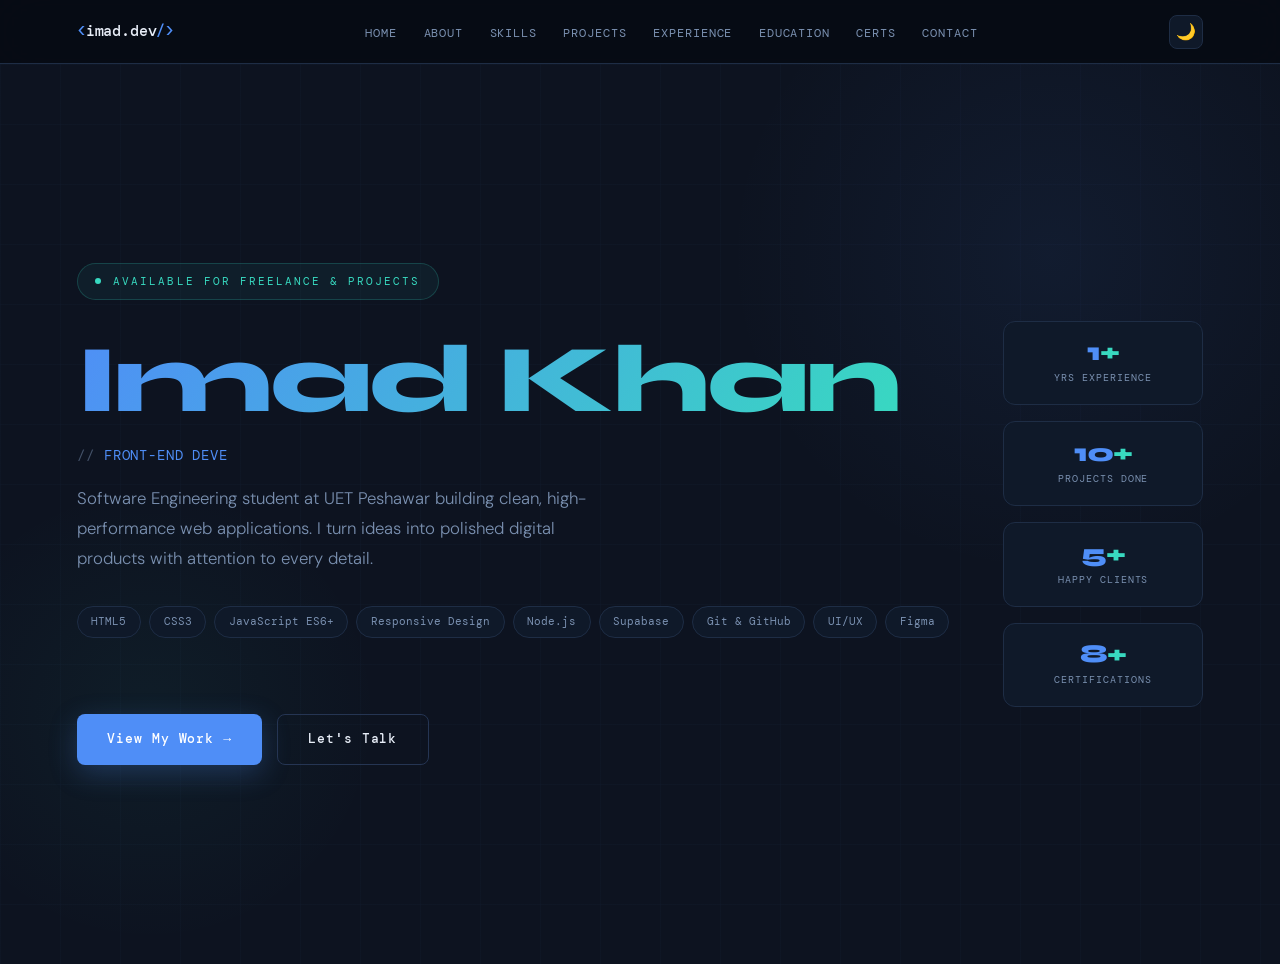
<file: index.html>
<!DOCTYPE html>
<html lang="en">
<head>
<meta charset="UTF-8">
<meta name="viewport" content="width=device-width, initial-scale=1.0">
<meta name="description" content="Imad Khan — Front-end Web Developer & Software Engineering Student at UET Peshawar.">
<title>Imad Khan — Front-end Developer</title>
<link rel="preconnect" href="https://fonts.googleapis.com">
<link rel="preconnect" href="https://fonts.gstatic.com" crossorigin>
<link href="https://fonts.googleapis.com/css2?family=Syne:wght@400;500;600;700;800&family=DM+Mono:wght@300;400;500&family=DM+Sans:ital,wght@0,300;0,400;0,500;0,600;1,300&display=swap" rel="stylesheet">
<link rel="stylesheet" href="portfolio.css">
<style>
/* ── HERO LAYOUT OVERRIDE ── */
.hero { padding-bottom: 4rem; }

.hero-inner {
  display: grid;
  grid-template-columns: 1fr 200px;
  gap: 3rem;
  align-items: center;
  position: relative;
  z-index: 1;
}

/* LEFT: main content */
.hero-left {}

/* RIGHT: stats column */
.hero-stats-col {
  display: flex;
  flex-direction: column;
  gap: 1rem;
  align-self: center;
}
.hero-stat-card {
  background: var(--card);
  border: 1px solid var(--border);
  border-radius: var(--radius);
  padding: 1.1rem 1rem;
  text-align: center;
  position: relative;
  overflow: hidden;
  transition: border-color 0.25s, transform 0.25s;
}
.hero-stat-card::before {
  content: '';
  position: absolute; top: 0; left: 0; right: 0;
  height: 2px;
  background: linear-gradient(90deg, var(--accent), var(--accent2));
  transform: scaleX(0); transform-origin: left;
  transition: transform 0.3s ease;
}
.hero-stat-card:hover { border-color: var(--border2); transform: translateY(-2px); }
.hero-stat-card:hover::before { transform: scaleX(1); }
.hero-stat-card .num {
  font-family: var(--display);
  font-size: 1.6rem; font-weight: 800;
  color: var(--accent);
  letter-spacing: -0.03em;
  line-height: 1;
}
.hero-stat-card .num span { color: var(--accent2); }
.hero-stat-card .lbl {
  font-family: var(--mono);
  font-size: 0.6rem; color: var(--muted);
  text-transform: uppercase; letter-spacing: 0.1em;
  margin-top: 0.35rem;
}

/* SKILL PILLS row */
.hero-skills {
  display: flex;
  flex-wrap: wrap;
  gap: 0.5rem;
  margin-top: 1.8rem;
  margin-bottom: 2.2rem;
}
.hero-skill-pill {
  font-family: var(--mono);
  font-size: 0.71rem;
  color: var(--muted);
  background: var(--card);
  border: 1px solid var(--border);
  padding: 0.35rem 0.85rem;
  border-radius: 999px;
  opacity: 0;
  transform: translateY(10px);
  transition: color 0.2s, border-color 0.2s, background 0.2s;
  cursor: default;
}
.hero-skill-pill:hover {
  color: var(--accent);
  border-color: var(--accent);
  background: rgba(79,142,247,0.07);
}
.hero-skill-pill.visible {
  animation: pillIn 0.4s ease forwards;
}
@keyframes pillIn {
  to { opacity: 1; transform: translateY(0); }
}

/* remove old hero-stats / hero-btns margin since we restructured */
.hero-btns { margin-bottom: 0; }

@media (max-width: 860px) {
  .hero-inner {
    grid-template-columns: 1fr;
  }
  .hero-stats-col {
    flex-direction: row;
    flex-wrap: wrap;
    justify-content: flex-start;
  }
  .hero-stat-card {
    flex: 1 1 120px;
    min-width: 110px;
  }
}
</style>
</head>
<body>

<nav id="mainNav">
  <a href="index.html" class="logo">&lt;<span>imad.dev</span>/&gt;</a>
  <ul id="navMenu">
    <li><a href="index.html" class="active">Home</a></li>
    <li><a href="about.html">About</a></li>
    <li><a href="skills.html">Skills</a></li>
    <li><a href="projects.html">Projects</a></li>
    <li><a href="experience.html">Experience</a></li>
    <li><a href="education.html">Education</a></li>
    <li><a href="certifications.html">Certs</a></li>
    <li><a href="contact.html">Contact</a></li>
  </ul>
  <div class="nav-right">
    <button class="theme-switch" id="themeSwitch" onclick="toggleTheme()" aria-label="Toggle theme">🌙</button>
    <div class="hamburger" onclick="document.getElementById('navMenu').classList.toggle('open')" aria-label="Menu">
      <span></span><span></span><span></span>
    </div>
  </div>
</nav>

<section id="home" class="hero">
  <div class="hero-grid-bg" aria-hidden="true"></div>

  <div class="hero-inner">
    <!-- LEFT COLUMN -->
    <div class="hero-left">
      <div class="hero-badge">Available for freelance &amp; projects</div>

      <h1><span class="highlight">Imad Khan</span></h1>

      <p class="hero-sub" id="typingText">Front-end Developer</p>

      <p class="hero-desc">Software Engineering student at UET Peshawar building clean, high-performance web applications. I turn ideas into polished digital products with attention to every detail.</p>

      <!-- ANIMATED SKILL PILLS -->
      <div class="hero-skills" id="heroPills">
        <span class="hero-skill-pill">HTML5</span>
        <span class="hero-skill-pill">CSS3</span>
        <span class="hero-skill-pill">JavaScript ES6+</span>
        <span class="hero-skill-pill">Responsive Design</span>
        <span class="hero-skill-pill">Node.js</span>
        <span class="hero-skill-pill">Supabase</span>
        <span class="hero-skill-pill">Git &amp; GitHub</span>
        <span class="hero-skill-pill">UI/UX</span>
        <span class="hero-skill-pill">Figma</span>
        <span class="hero-skill-pill">C</span>
        <span class="hero-skill-pill">SQL</span>
        <span class="hero-skill-pill">Graphic Design</span>
      </div>

      <div class="hero-btns">
        <a href="projects.html" class="btn btn-primary">View My Work →</a>
        <a href="contact.html" class="btn btn-outline">Let's Talk</a>
      </div>
    </div>

    <!-- RIGHT COLUMN: stats -->
    <div class="hero-stats-col">
      <div class="hero-stat-card">
        <div class="num">1<span>+</span></div>
        <div class="lbl">Yrs Experience</div>
      </div>
      <div class="hero-stat-card">
        <div class="num">10<span>+</span></div>
        <div class="lbl">Projects Done</div>
      </div>
      <div class="hero-stat-card">
        <div class="num">5<span>+</span></div>
        <div class="lbl">Happy Clients</div>
      </div>
      <div class="hero-stat-card">
        <div class="num">8<span>+</span></div>
        <div class="lbl">Certifications</div>
      </div>
    </div>
  </div>
</section>

<script src="portfolio.js" defer></script>

</body>
</html>
</file>
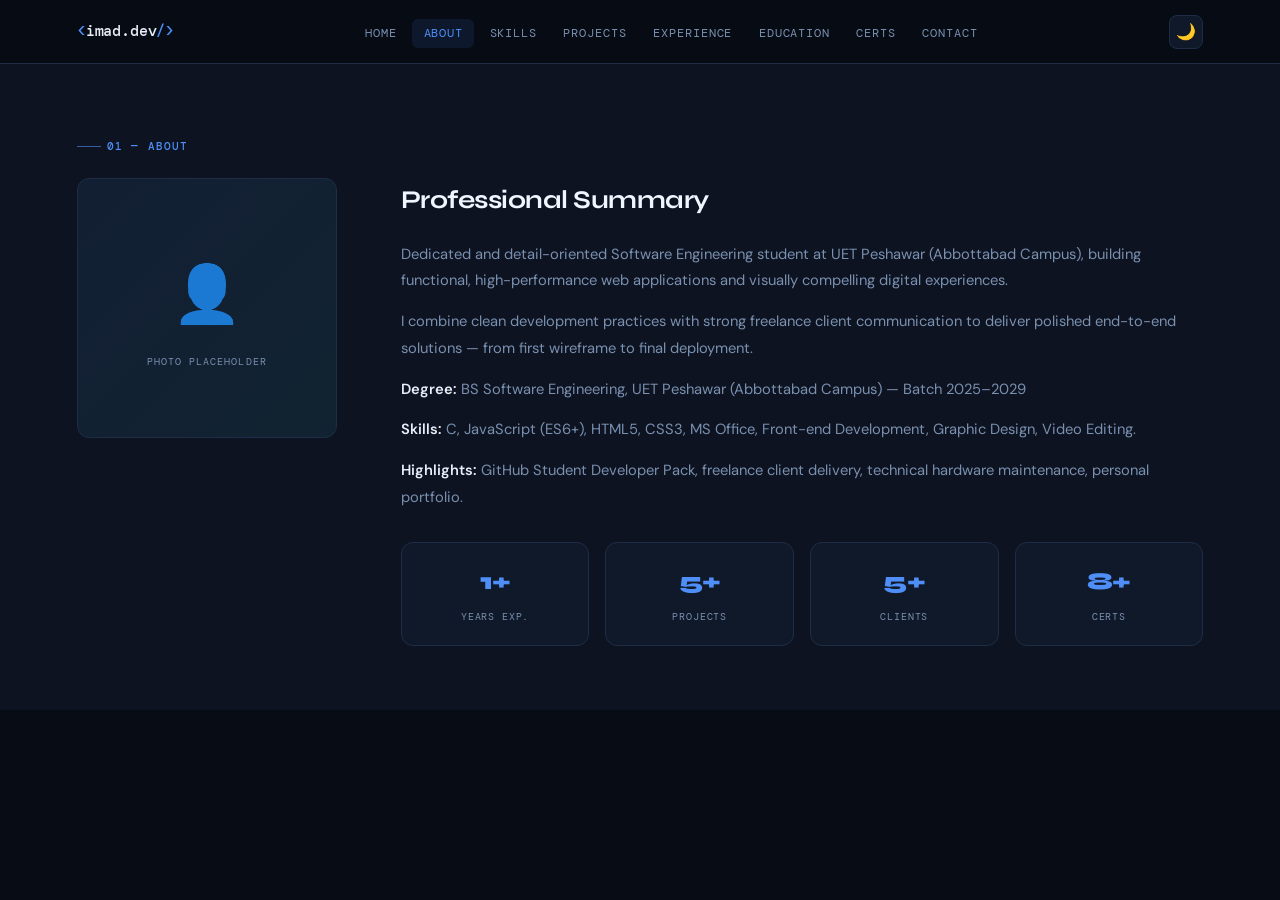
<file: about.html>
<!DOCTYPE html>
<html lang="en">
<head>
<meta charset="UTF-8">
<meta name="viewport" content="width=device-width, initial-scale=1.0">
<meta name="description" content="About Imad Khan — Software Engineering student & Front-end Developer.">
<title>About — Imad Khan</title>
<link rel="preconnect" href="https://fonts.googleapis.com">
<link rel="preconnect" href="https://fonts.gstatic.com" crossorigin>
<link href="https://fonts.googleapis.com/css2?family=Syne:wght@400;500;600;700;800&family=DM+Mono:wght@300;400;500&family=DM+Sans:ital,wght@0,300;0,400;0,500;0,600;1,300&display=swap" rel="stylesheet">
<link rel="stylesheet" href="portfolio.css">
</head>
<body>

<nav id="mainNav">
  <a href="index.html" class="logo">&lt;<span>imad.dev</span>/&gt;</a>
  <ul id="navMenu">
    <li><a href="index.html">Home</a></li>
    <li><a href="about.html" class="active">About</a></li>
    <li><a href="skills.html">Skills</a></li>
    <li><a href="projects.html">Projects</a></li>
    <li><a href="experience.html">Experience</a></li>
    <li><a href="education.html">Education</a></li>
    <li><a href="certifications.html">Certs</a></li>
    <li><a href="contact.html">Contact</a></li>
  </ul>
  <div class="nav-right">
    <button class="theme-switch" id="themeSwitch" onclick="toggleTheme()" aria-label="Toggle theme">🌙</button>
    <div class="hamburger" onclick="document.getElementById('navMenu').classList.toggle('open')">
      <span></span><span></span><span></span>
    </div>
  </div>
</nav>

<section id="about">
  <div class="section-tag">01 — About</div>
  <div class="about-grid">
    <div class="about-img">
      <span>👤</span>
      <div class="img-label">Photo Placeholder</div>
    </div>
    <div class="about-content">
      <h2>Professional Summary</h2>
      <p>Dedicated and detail-oriented Software Engineering student at UET Peshawar (Abbottabad Campus), building functional, high-performance web applications and visually compelling digital experiences.</p>
      <p>I combine clean development practices with strong freelance client communication to deliver polished end-to-end solutions — from first wireframe to final deployment.</p>
      <p><strong>Degree:</strong> BS Software Engineering, UET Peshawar (Abbottabad Campus) — Batch 2025–2029</p>
      <p><strong>Skills:</strong> C, JavaScript (ES6+), HTML5, CSS3, MS Office, Front-end Development, Graphic Design, Video Editing.</p>
      <p><strong>Highlights:</strong> GitHub Student Developer Pack, freelance client delivery, technical hardware maintenance, personal portfolio.</p>
      <div class="about-stats">
        <div class="stat-box"><div class="num">1+</div><div class="label">Years Exp.</div></div>
        <div class="stat-box"><div class="num">5+</div><div class="label">Projects</div></div>
        <div class="stat-box"><div class="num">5+</div><div class="label">Clients</div></div>
        <div class="stat-box"><div class="num">8+</div><div class="label">Certs</div></div>
      </div>
    </div>
  </div>
</section>

<script src="portfolio.js" defer></script>
</body>
</html>
</file>
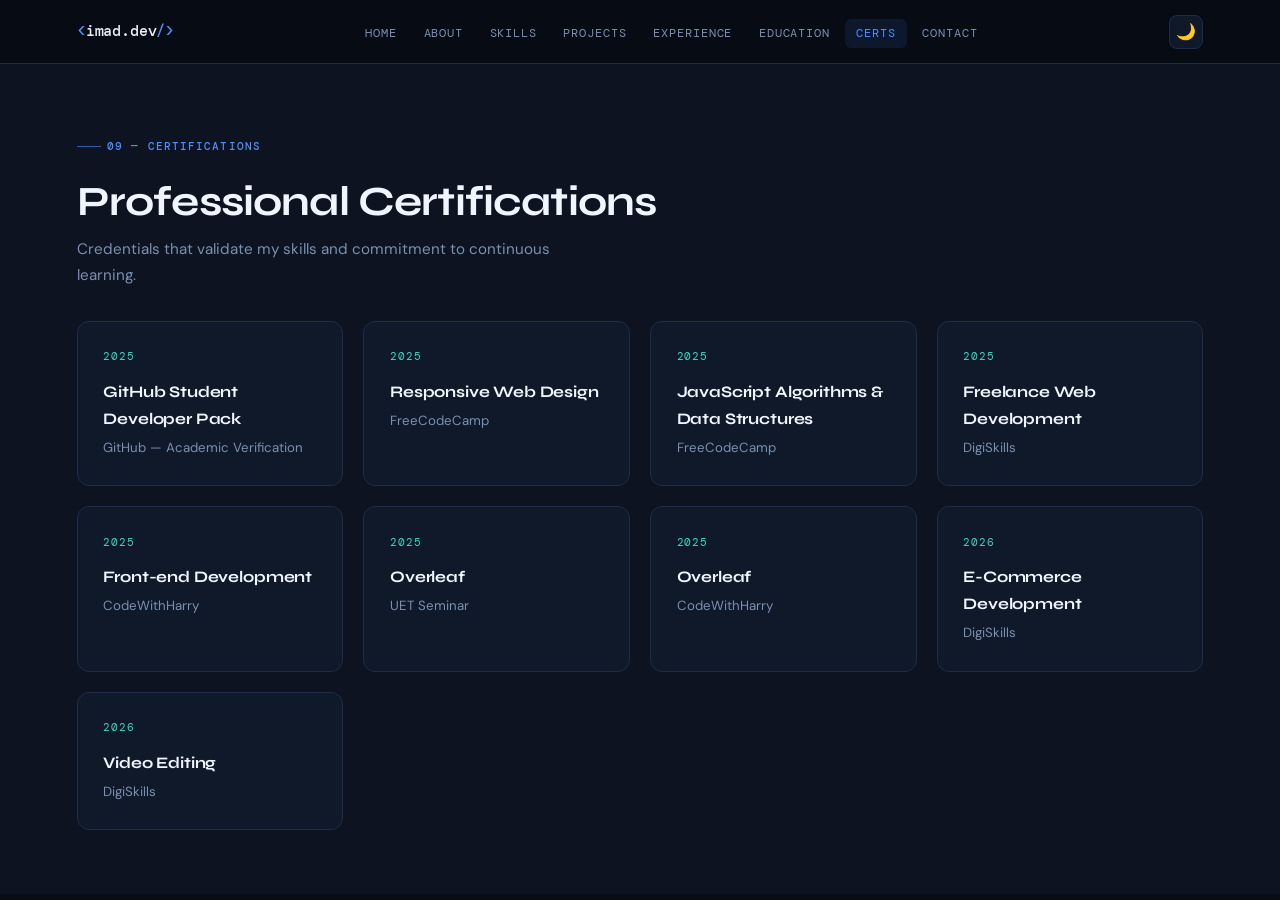
<file: certifications.html>
<!DOCTYPE html>
<html lang="en">
<head>
<meta charset="UTF-8">
<meta name="viewport" content="width=device-width, initial-scale=1.0">
<title>Certifications — Imad Khan</title>
<link rel="preconnect" href="https://fonts.googleapis.com">
<link rel="preconnect" href="https://fonts.gstatic.com" crossorigin>
<link href="https://fonts.googleapis.com/css2?family=Syne:wght@400;500;600;700;800&family=DM+Mono:wght@300;400;500&family=DM+Sans:ital,wght@0,300;0,400;0,500;0,600;1,300&display=swap" rel="stylesheet">
<link rel="stylesheet" href="portfolio.css">
</head>
<body>

<nav id="mainNav">
  <a href="index.html" class="logo">&lt;<span>imad.dev</span>/&gt;</a>
  <ul id="navMenu">
    <li><a href="index.html">Home</a></li>
    <li><a href="about.html">About</a></li>
    <li><a href="skills.html">Skills</a></li>
    <li><a href="projects.html">Projects</a></li>
    <li><a href="experience.html">Experience</a></li>
    <li><a href="education.html">Education</a></li>
    <li><a href="certifications.html" class="active">Certs</a></li>
    <li><a href="contact.html">Contact</a></li>
  </ul>
  <div class="nav-right">
    <button class="theme-switch" id="themeSwitch" onclick="toggleTheme()" aria-label="Toggle theme">🌙</button>
    <div class="hamburger" onclick="document.getElementById('navMenu').classList.toggle('open')">
      <span></span><span></span><span></span>
    </div>
  </div>
</nav>

<section id="certifications">
  <div class="section-tag">09 — Certifications</div>
  <h2 class="section-title">Professional Certifications</h2>
  <p class="section-sub">Credentials that validate my skills and commitment to continuous learning.</p>

  <div class="edu-grid">
    <div class="edu-card">
      <div class="edu-year">2025</div>
      <div class="edu-degree">GitHub Student Developer Pack</div>
      <div class="edu-school">GitHub — Academic Verification</div>
    </div>
    <div class="edu-card">
      <div class="edu-year">2025</div>
      <div class="edu-degree">Responsive Web Design</div>
      <div class="edu-school">FreeCodeCamp</div>
    </div>
    <div class="edu-card">
      <div class="edu-year">2025</div>
      <div class="edu-degree">JavaScript Algorithms &amp; Data Structures</div>
      <div class="edu-school">FreeCodeCamp</div>
    </div>
    <div class="edu-card">
      <div class="edu-year">2025</div>
      <div class="edu-degree">Freelance Web Development</div>
      <div class="edu-school">DigiSkills</div>
    </div>
    <div class="edu-card">
      <div class="edu-year">2025</div>
      <div class="edu-degree">Front-end Development</div>
      <div class="edu-school">CodeWithHarry</div>
    </div>
    <div class="edu-card">
      <div class="edu-year">2025</div>
      <div class="edu-degree">Overleaf</div>
      <div class="edu-school">UET Seminar</div>
    </div>
    <div class="edu-card">
      <div class="edu-year">2025</div>
      <div class="edu-degree">Overleaf</div>
      <div class="edu-school">CodeWithHarry</div>
    </div>
    <div class="edu-card">
      <div class="edu-year">2026</div>
      <div class="edu-degree">E-Commerce Development</div>
      <div class="edu-school">DigiSkills</div>
    </div>
    <div class="edu-card">
      <div class="edu-year">2026</div>
      <div class="edu-degree">Video Editing</div>
      <div class="edu-school">DigiSkills</div>
    </div>
  
  </div>
</section>

<script src="portfolio.js" defer></script>
</body>
</html>
</file>
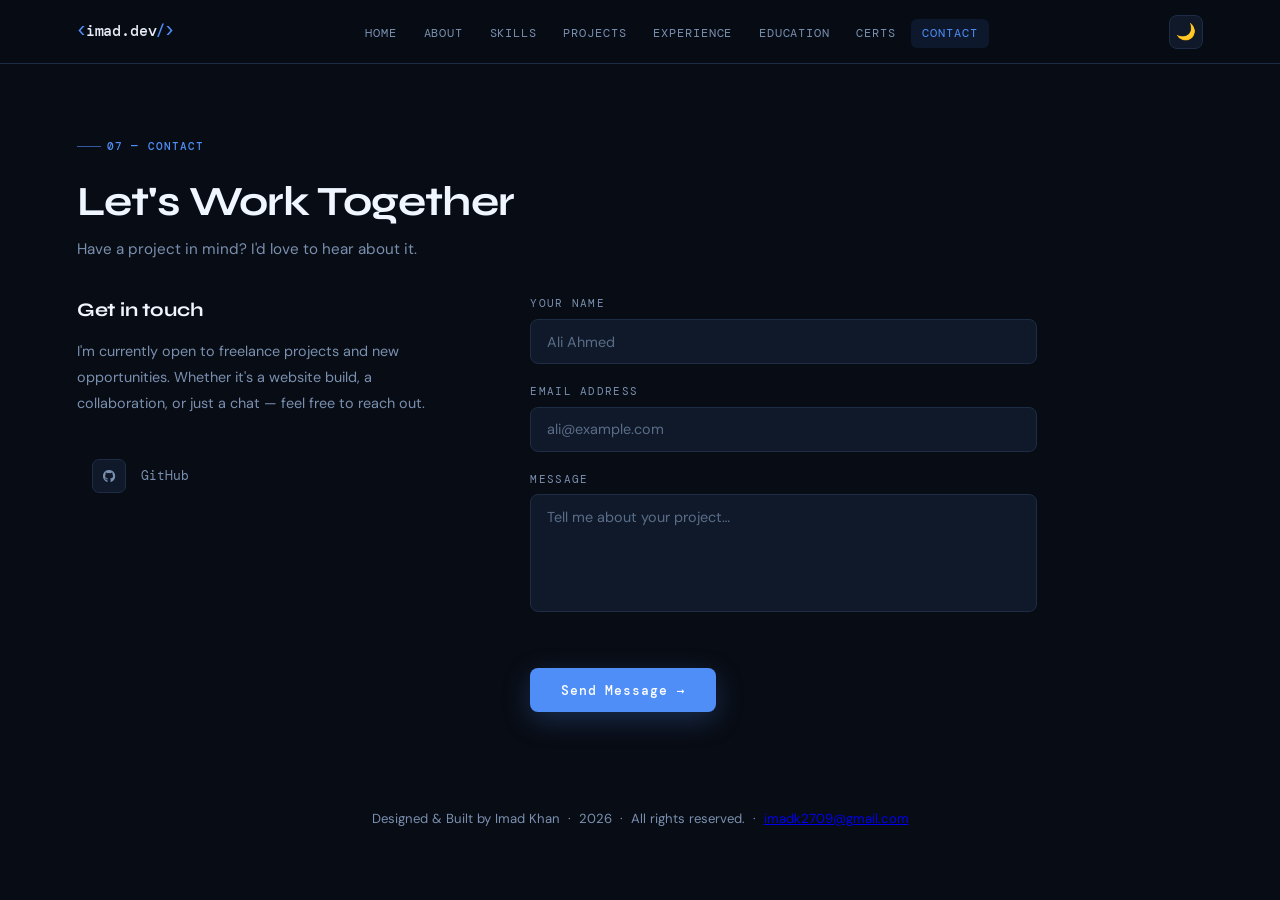
<file: contact.html>
<!DOCTYPE html>
<html lang="en">
<head>
<meta charset="UTF-8">
<meta name="viewport" content="width=device-width, initial-scale=1.0">
<title>Contact — Imad Khan</title>
<link rel="preconnect" href="https://fonts.googleapis.com">
<link rel="preconnect" href="https://fonts.gstatic.com" crossorigin>
<link rel="stylesheet" href="https://cdnjs.cloudflare.com/ajax/libs/font-awesome/6.4.0/css/all.min.css">
<link href="https://fonts.googleapis.com/css2?family=Syne:wght@400;500;600;700;800&family=DM+Mono:wght@300;400;500&family=DM+Sans:ital,wght@0,300;0,400;0,500;0,600;1,300&display=swap" rel="stylesheet">
<link rel="stylesheet" href="portfolio.css">
</head>
<body>

<nav id="mainNav">
  <a href="index.html" class="logo">&lt;<span>imad.dev</span>/&gt;</a>
  <ul id="navMenu">
    <li><a href="index.html">Home</a></li>
    <li><a href="about.html">About</a></li>
    <li><a href="skills.html">Skills</a></li>
    <li><a href="projects.html">Projects</a></li>
    <li><a href="experience.html">Experience</a></li>
    <li><a href="education.html">Education</a></li>
    <li><a href="certifications.html">Certs</a></li>
    <li><a href="contact.html" class="active">Contact</a></li>
  </ul>
  <div class="nav-right">
    <button class="theme-switch" id="themeSwitch" onclick="toggleTheme()" aria-label="Toggle theme">🌙</button>
    <div class="hamburger" onclick="document.getElementById('navMenu').classList.toggle('open')">
      <span></span><span></span><span></span>
    </div>
  </div>
</nav>

<section id="contact">
  <div class="section-tag">07 — Contact</div>
  <h2 class="section-title">Let's Work Together</h2>
  <p class="section-sub">Have a project in mind? I'd love to hear about it.</p>

  <div class="contact-inner">
    <div class="contact-info">
      <h3>Get in touch</h3>
      <p>I'm currently open to freelance projects and new opportunities. Whether it's a website build, a collaboration, or just a chat — feel free to reach out.</p>
      <div class="contact-links">
        <a href="https://github.com/Imad-Khan-Software" class="contact-link" target="_blank" rel="noopener noreferrer">
          <span class="icon"><i class="fab fa-github"></i></span> GitHub
        </a>
      </div>
    </div>

    <!-- FORMSPREE — replace YOUR_FORM_ID with your real Formspree ID -->
    <form
      class="contact-form"
      id="contactForm"
      action="https://formspree.io/f/YOUR_FORM_ID"
      method="POST"
      onsubmit="handleFormspree(event)"
    >
      <div class="form-group">
        <label for="name">Your Name</label>
        <input id="name" type="text" name="name" placeholder="Ali Ahmed" required autocomplete="name">
      </div>
      <div class="form-group">
        <label for="email">Email Address</label>
        <input id="email" type="email" name="email" placeholder="ali@example.com" required autocomplete="email">
      </div>
      <div class="form-group">
        <label for="message">Message</label>
        <textarea id="message" name="message" rows="5" placeholder="Tell me about your project…" required></textarea>
      </div>
      <div id="formMessage" class="form-message"></div>
      <button type="submit" class="btn btn-primary" id="submitBtn">Send Message →</button>
    </form>
  </div>
</section>

<footer>
  <p>Designed &amp; Built by <span>Imad Khan</span> &nbsp;·&nbsp; 2026 &nbsp;·&nbsp; All rights reserved. &nbsp;·&nbsp;
    <a href="mailto:imadk2709@gmail.com">imadk2709@gmail.com</a>
  </p>
</footer>

<script src="portfolio.js" defer></script>
<script>
async function handleFormspree(e) {
  e.preventDefault();
  const form = document.getElementById('contactForm');
  const btn  = document.getElementById('submitBtn');
  const msg  = document.getElementById('formMessage');

  btn.disabled = true;
  btn.textContent = 'Sending…';
  msg.textContent = '';

  try {
    const res = await fetch(form.action, {
      method: 'POST',
      body: new FormData(form),
      headers: { 'Accept': 'application/json' }
    });

    if (res.ok) {
      msg.textContent = '✓ Message sent! I\'ll get back to you soon.';
      msg.style.color = '#38d9c0';
      btn.textContent = 'Sent ✓';
      form.reset();
    } else {
      throw new Error('failed');
    }
  } catch {
    msg.textContent = '✗ Something went wrong. Please email me directly.';
    msg.style.color = '#e879a0';
    btn.textContent = 'Send Message →';
    btn.disabled = false;
  }
}
</script>
</body>
</html>
</file>
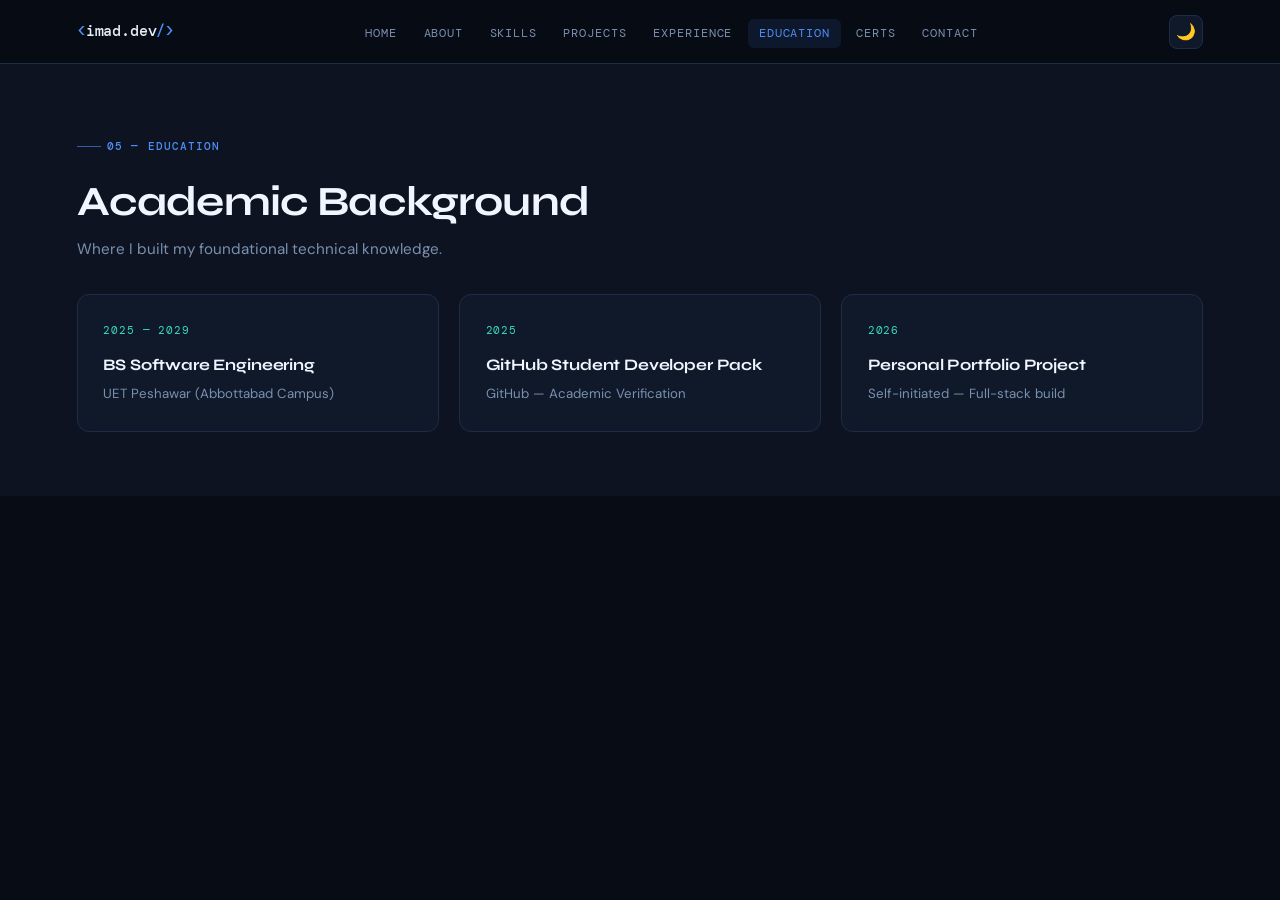
<file: education.html>
<!DOCTYPE html>
<html lang="en">
<head>
<meta charset="UTF-8">
<meta name="viewport" content="width=device-width, initial-scale=1.0">
<title>Education — Imad Khan</title>
<link rel="preconnect" href="https://fonts.googleapis.com">
<link rel="preconnect" href="https://fonts.gstatic.com" crossorigin>
<link href="https://fonts.googleapis.com/css2?family=Syne:wght@400;500;600;700;800&family=DM+Mono:wght@300;400;500&family=DM+Sans:ital,wght@0,300;0,400;0,500;0,600;1,300&display=swap" rel="stylesheet">
<link rel="stylesheet" href="portfolio.css">
</head>
<body>

<nav id="mainNav">
  <a href="index.html" class="logo">&lt;<span>imad.dev</span>/&gt;</a>
  <ul id="navMenu">
    <li><a href="index.html">Home</a></li>
    <li><a href="about.html">About</a></li>
    <li><a href="skills.html">Skills</a></li>
    <li><a href="projects.html">Projects</a></li>
    <li><a href="experience.html">Experience</a></li>
    <li><a href="education.html" class="active">Education</a></li>
    <li><a href="certifications.html">Certs</a></li>
    <li><a href="contact.html">Contact</a></li>
  </ul>
  <div class="nav-right">
    <button class="theme-switch" id="themeSwitch" onclick="toggleTheme()" aria-label="Toggle theme">🌙</button>
    <div class="hamburger" onclick="document.getElementById('navMenu').classList.toggle('open')">
      <span></span><span></span><span></span>
    </div>
  </div>
</nav>

<section id="education">
  <div class="section-tag">05 — Education</div>
  <h2 class="section-title">Academic Background</h2>
  <p class="section-sub">Where I built my foundational technical knowledge.</p>

  <div class="edu-grid">
    <div class="edu-card">
      <div class="edu-year">2025 — 2029</div>
      <div class="edu-degree">BS Software Engineering</div>
      <div class="edu-school">UET Peshawar (Abbottabad Campus)</div>
    </div>
    <div class="edu-card">
      <div class="edu-year">2025</div>
      <div class="edu-degree">GitHub Student Developer Pack</div>
      <div class="edu-school">GitHub — Academic Verification</div>
    </div>
    <div class="edu-card">
      <div class="edu-year">2026</div>
      <div class="edu-degree">Personal Portfolio Project</div>
      <div class="edu-school">Self-initiated — Full-stack build</div>
    </div>
  </div>
</section>

<script src="portfolio.js" defer></script>
</body>
</html>
</file>
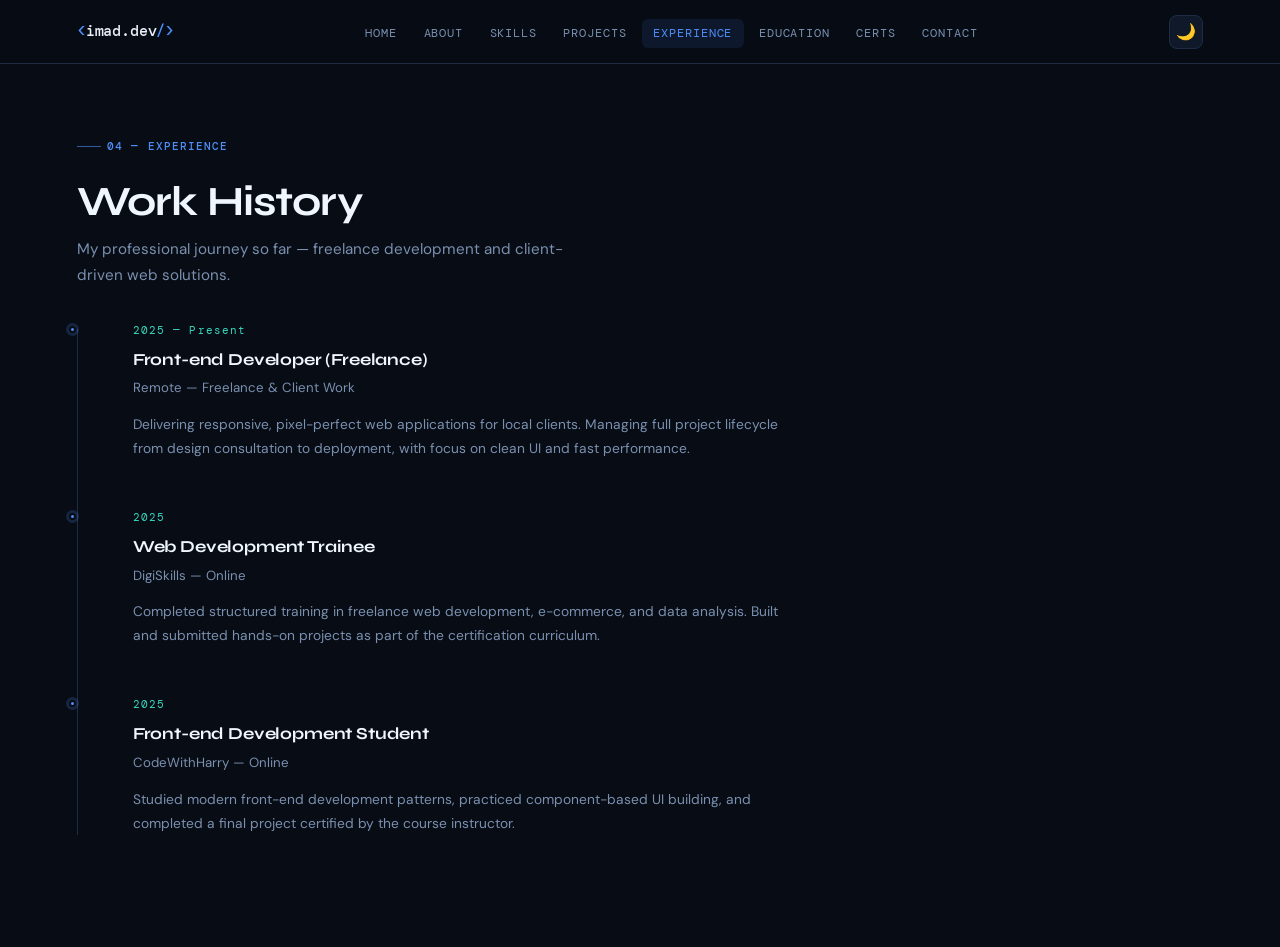
<file: experience.html>
<!DOCTYPE html>
<html lang="en">
<head>
<meta charset="UTF-8">
<meta name="viewport" content="width=device-width, initial-scale=1.0">
<title>Experience — Imad Khan</title>
<link rel="preconnect" href="https://fonts.googleapis.com">
<link rel="preconnect" href="https://fonts.gstatic.com" crossorigin>
<link href="https://fonts.googleapis.com/css2?family=Syne:wght@400;500;600;700;800&family=DM+Mono:wght@300;400;500&family=DM+Sans:ital,wght@0,300;0,400;0,500;0,600;1,300&display=swap" rel="stylesheet">
<link rel="stylesheet" href="portfolio.css">
</head>
<body>

<nav id="mainNav">
  <a href="index.html" class="logo">&lt;<span>imad.dev</span>/&gt;</a>
  <ul id="navMenu">
    <li><a href="index.html">Home</a></li>
    <li><a href="about.html">About</a></li>
    <li><a href="skills.html">Skills</a></li>
    <li><a href="projects.html">Projects</a></li>
    <li><a href="experience.html" class="active">Experience</a></li>
    <li><a href="education.html">Education</a></li>
    <li><a href="certifications.html">Certs</a></li>
    <li><a href="contact.html">Contact</a></li>
  </ul>
  <div class="nav-right">
    <button class="theme-switch" id="themeSwitch" onclick="toggleTheme()" aria-label="Toggle theme">🌙</button>
    <div class="hamburger" onclick="document.getElementById('navMenu').classList.toggle('open')">
      <span></span><span></span><span></span>
    </div>
  </div>
</nav>

<section id="experience">
  <div class="section-tag">04 — Experience</div>
  <h2 class="section-title">Work History</h2>
  <p class="section-sub">My professional journey so far — freelance development and client-driven web solutions.</p>

  <div class="timeline">
    <div class="timeline-item">
      <div class="exp-period">2025 — Present</div>
      <div class="exp-title">Front-end Developer (Freelance)</div>
      <div class="exp-company">Remote — Freelance & Client Work</div>
      <div class="exp-desc">Delivering responsive, pixel-perfect web applications for local clients. Managing full project lifecycle from design consultation to deployment, with focus on clean UI and fast performance.</div>
    </div>

    <div class="timeline-item">
      <div class="exp-period">2025</div>
      <div class="exp-title">Web Development Trainee</div>
      <div class="exp-company">DigiSkills — Online</div>
      <div class="exp-desc">Completed structured training in freelance web development, e-commerce, and data analysis. Built and submitted hands-on projects as part of the certification curriculum.</div>
    </div>

    <div class="timeline-item">
      <div class="exp-period">2025</div>
      <div class="exp-title">Front-end Development Student</div>
      <div class="exp-company">CodeWithHarry — Online</div>
      <div class="exp-desc">Studied modern front-end development patterns, practiced component-based UI building, and completed a final project certified by the course instructor.</div>
    </div>
  </div>
</section>

<script src="portfolio.js" defer></script>
</body>
</html>
</file>
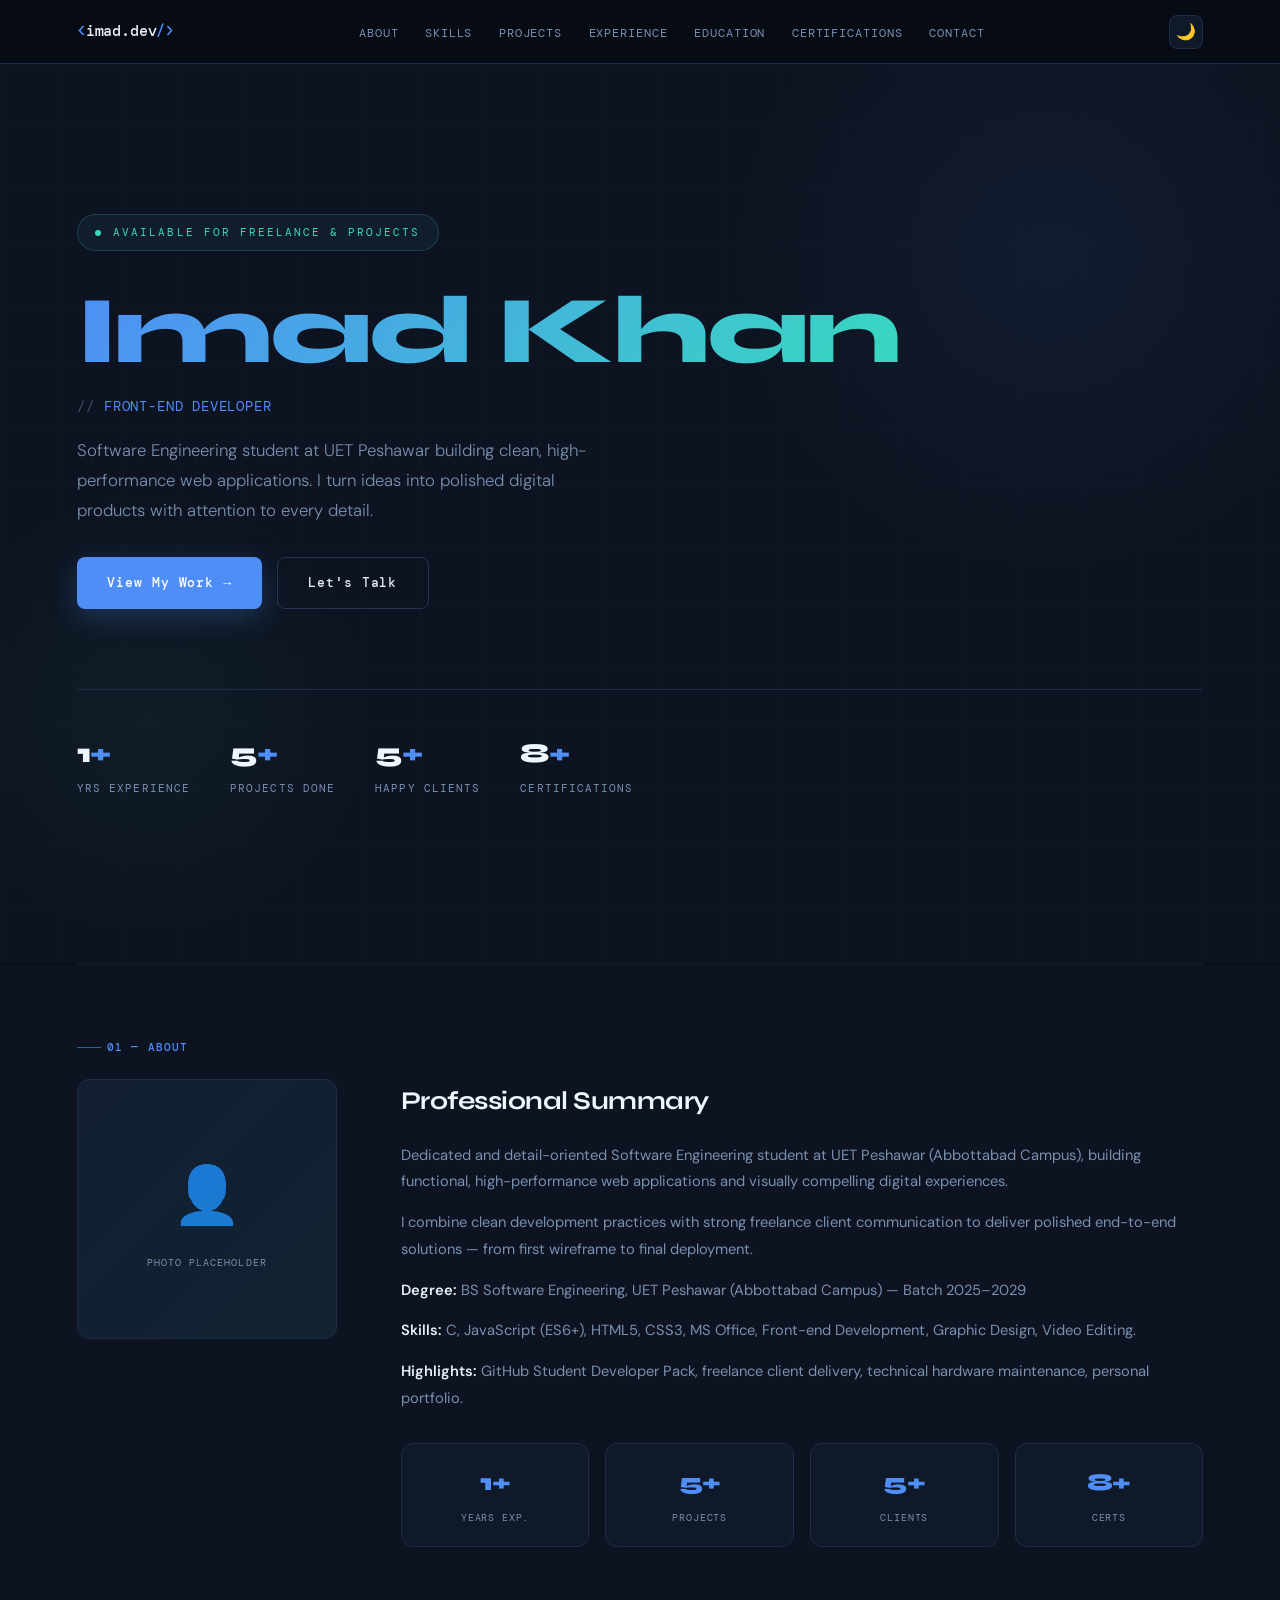
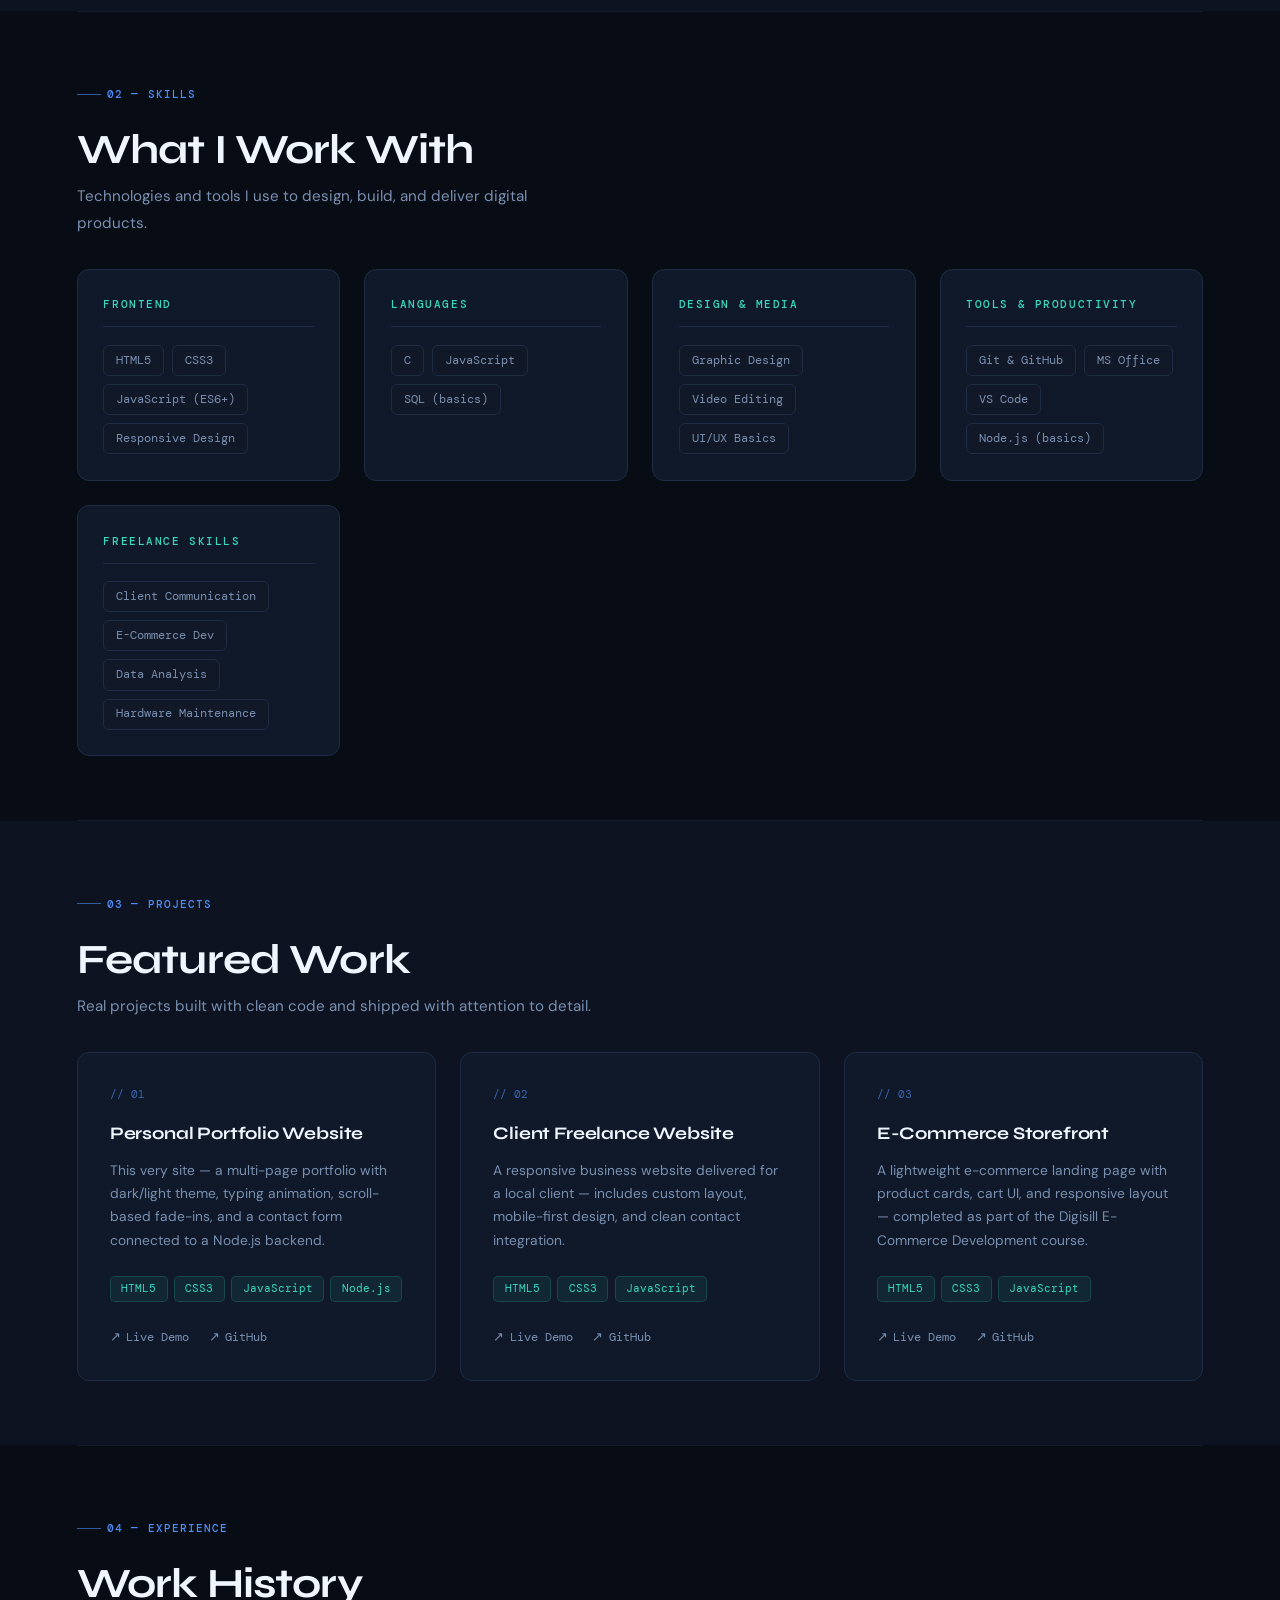
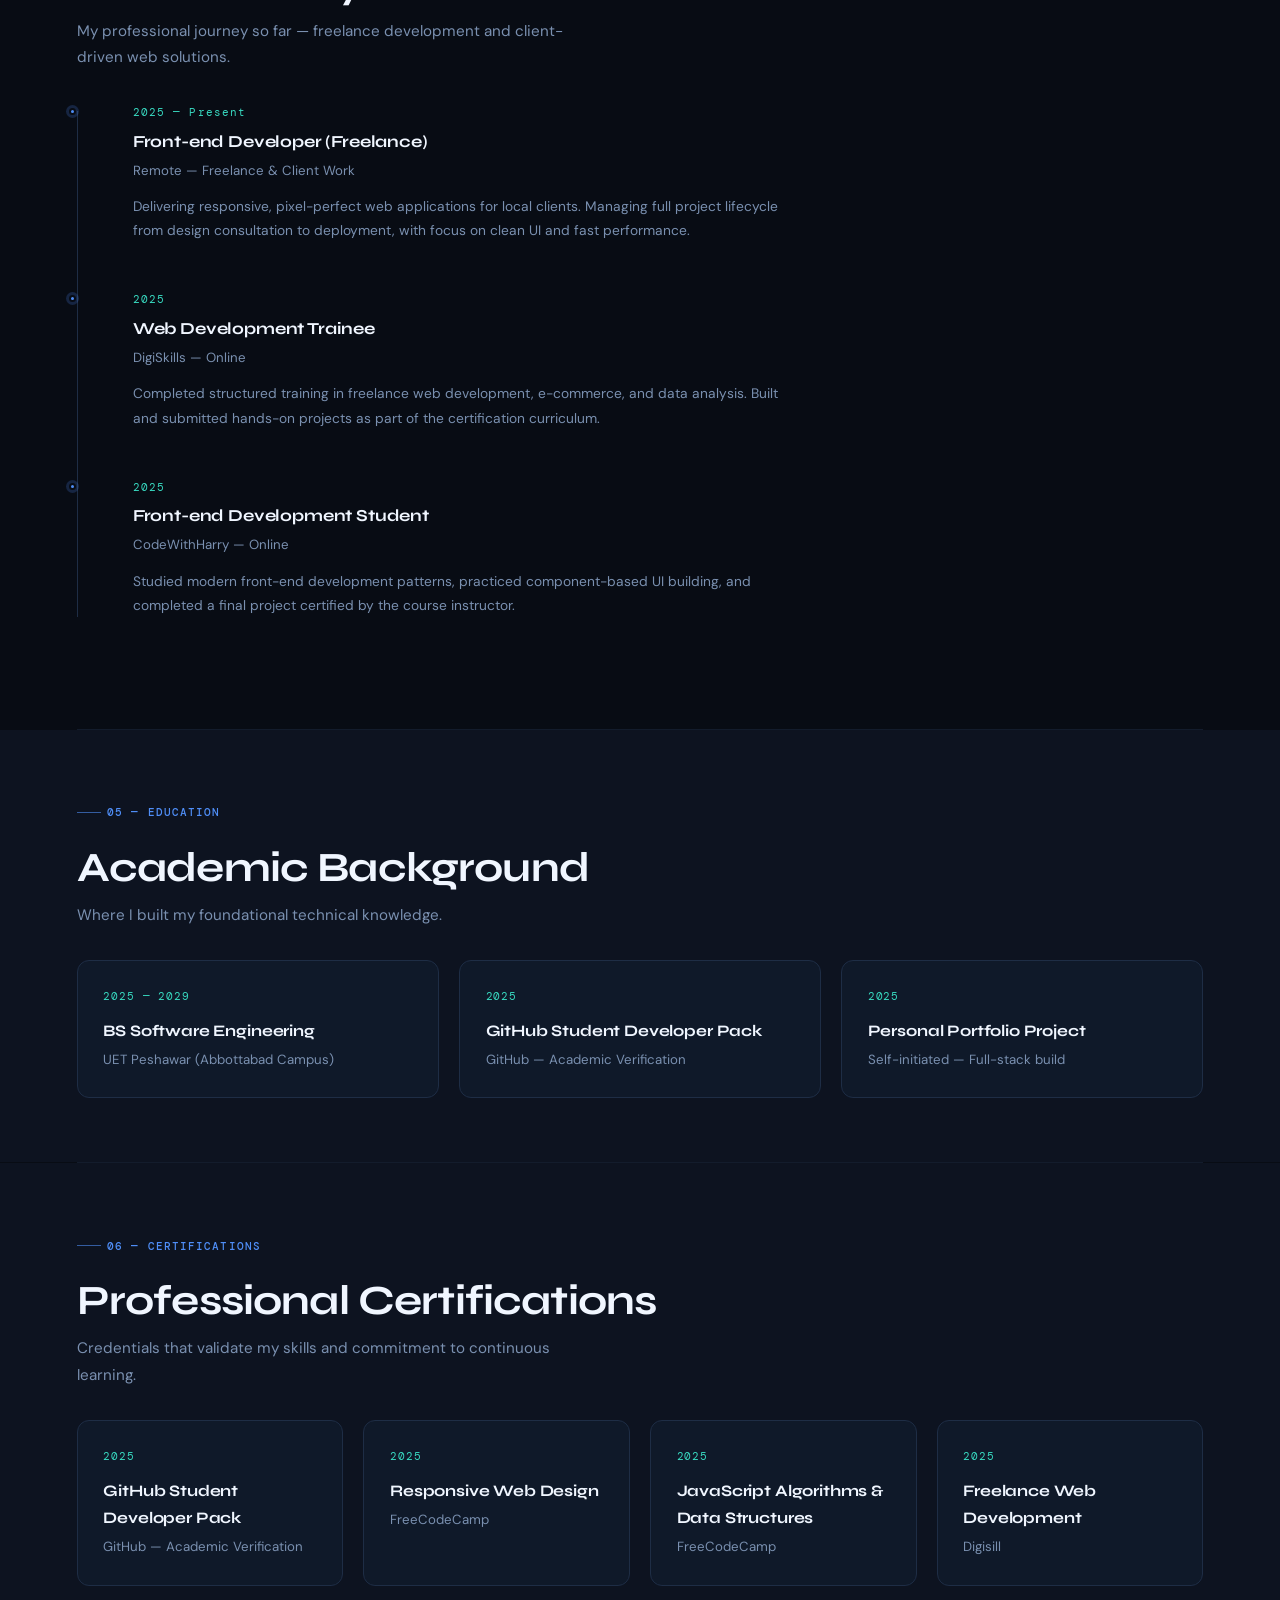
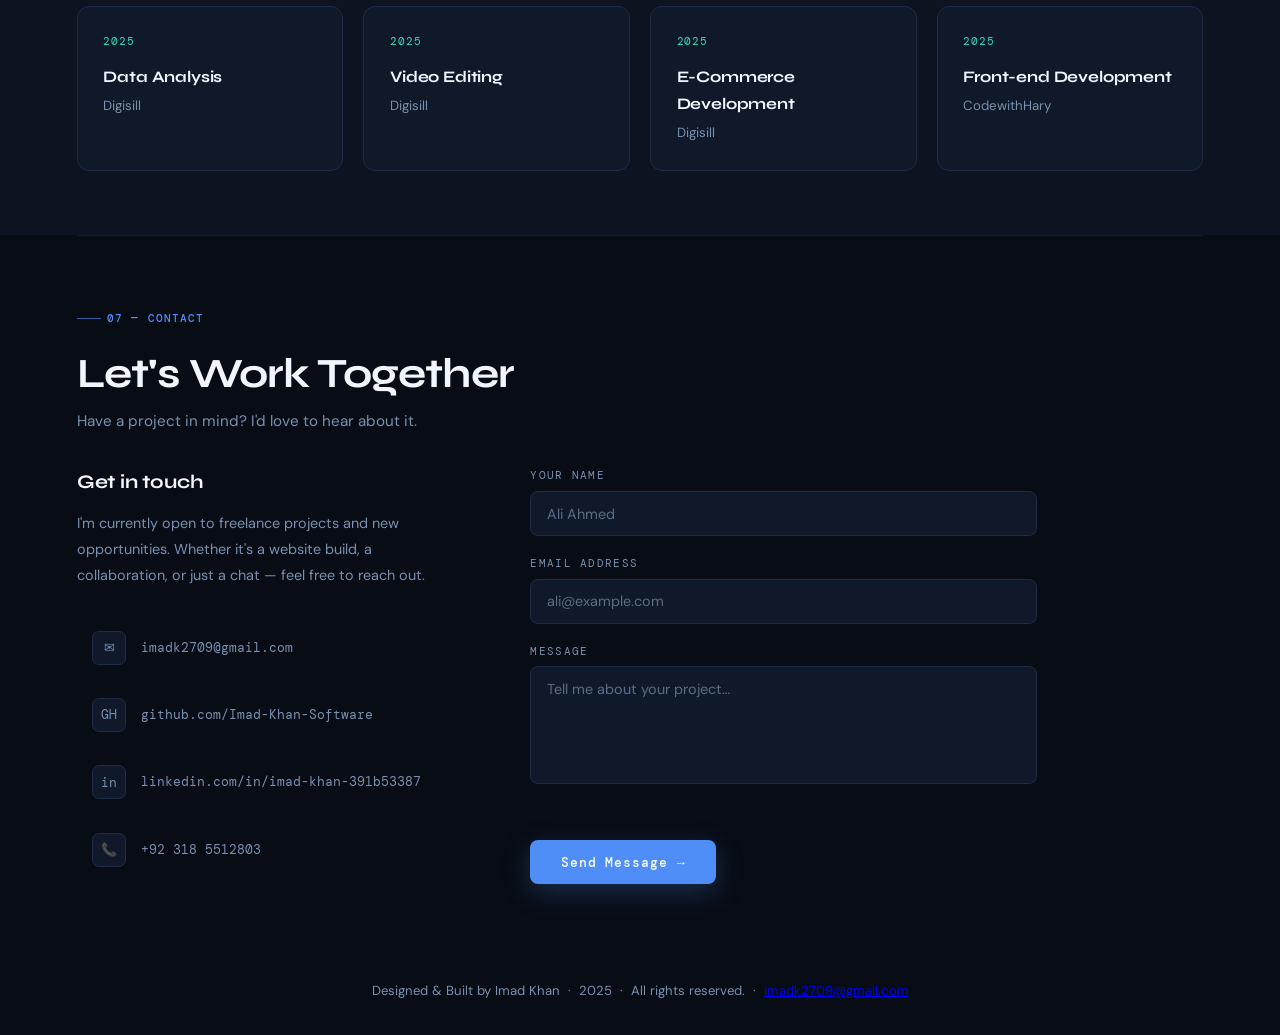
<file: portfolio.html>
<!DOCTYPE html>
<html lang="en">
<head>
<meta charset="UTF-8">
<meta name="viewport" content="width=device-width, initial-scale=1.0">
<meta name="description" content="Imad Khan — Software Engineering student & Front-end Developer at UET Peshawar.">
<title>Imad Khan — Front-end Developer</title>
<link href="https://fonts.googleapis.com/css2?family=Syne:wght@400;500;600;700;800&family=DM+Mono:wght@300;400;500&family=DM+Sans:ital,wght@0,300;0,400;0,500;0,600;1,300&display=swap" rel="stylesheet">
<link rel="stylesheet" href="portfolio.css">
</head>
<body>

<!-- NAV -->
<nav id="mainNav">
  <a href="#home" class="logo">&lt;<span>imad.dev</span>/&gt;</a>
  <ul id="navMenu">
    <li><a href="#about">About</a></li>
    <li><a href="#skills">Skills</a></li>
    <li><a href="#projects">Projects</a></li>
    <li><a href="#experience">Experience</a></li>
    <li><a href="#education">Education</a></li>
    <li><a href="#certifications">Certifications</a></li>
    <li><a href="#contact">Contact</a></li>
  </ul>
  <div class="nav-right">
    <button class="theme-switch" id="themeSwitch" onclick="toggleTheme()" aria-label="Toggle theme">🌙</button>
    <div class="hamburger" onclick="document.getElementById('navMenu').classList.toggle('open')" aria-label="Menu">
      <span></span><span></span><span></span>
    </div>
  </div>
</nav>

<!-- HERO -->
<section id="home" class="hero">
  <div class="hero-grid-bg" aria-hidden="true"></div>
  <div class="hero-content">
    <div class="hero-badge">Available for freelance &amp; projects</div>
    <h1><span class="highlight">Imad Khan</span></h1>
    <p class="hero-sub" id="typingText">Front-end Developer</p>
    <p class="hero-desc">Software Engineering student at UET Peshawar building clean, high-performance web applications. I turn ideas into polished digital products with attention to every detail.</p>
    <div class="hero-btns">
      <a href="#projects" class="btn btn-primary">View My Work →</a>
      <a href="#contact" class="btn btn-outline">Let's Talk</a>
    </div>
    <div class="hero-stats">
      <div>
        <div class="hero-stat-num">1<span>+</span></div>
        <div class="hero-stat-label">Yrs Experience</div>
      </div>
      <div>
        <div class="hero-stat-num">5<span>+</span></div>
        <div class="hero-stat-label">Projects Done</div>
      </div>
      <div>
        <div class="hero-stat-num">5<span>+</span></div>
        <div class="hero-stat-label">Happy Clients</div>
      </div>
      <div>
        <div class="hero-stat-num">8<span>+</span></div>
        <div class="hero-stat-label">Certifications</div>
      </div>
    </div>
  </div>
</section>

<div class="divider"></div>

<!-- ABOUT -->
<section id="about">
  <div class="section-tag">01 — About</div>
  <div class="about-grid">
    <div class="about-img">
      <span>👤</span>
      <div class="img-label">Photo Placeholder</div>
    </div>
    <div class="about-content">
      <h2>Professional Summary</h2>
      <p>Dedicated and detail-oriented Software Engineering student at UET Peshawar (Abbottabad Campus), building functional, high-performance web applications and visually compelling digital experiences.</p>
      <p>I combine clean development practices with strong freelance client communication to deliver polished end-to-end solutions — from first wireframe to final deployment.</p>
      <p><strong>Degree:</strong> BS Software Engineering, UET Peshawar (Abbottabad Campus) — Batch 2025–2029</p>
      <p><strong>Skills:</strong> C, JavaScript (ES6+), HTML5, CSS3, MS Office, Front-end Development, Graphic Design, Video Editing.</p>
      <p><strong>Highlights:</strong> GitHub Student Developer Pack, freelance client delivery, technical hardware maintenance, personal portfolio.</p>
      <div class="about-stats">
        <div class="stat-box"><div class="num">1+</div><div class="label">Years Exp.</div></div>
        <div class="stat-box"><div class="num">5+</div><div class="label">Projects</div></div>
        <div class="stat-box"><div class="num">5+</div><div class="label">Clients</div></div>
        <div class="stat-box"><div class="num">8+</div><div class="label">Certs</div></div>
      </div>
    </div>
  </div>
</section>

<div class="divider"></div>

<!-- SKILLS -->
<section id="skills">
  <div class="section-tag">02 — Skills</div>
  <h2 class="section-title">What I Work With</h2>
  <p class="section-sub">Technologies and tools I use to design, build, and deliver digital products.</p>
  <div class="skills-grid">
    <div class="skill-category">
      <div class="skill-cat-title">Frontend</div>
      <div class="skill-tags">
        <span class="skill-tag">HTML5</span>
        <span class="skill-tag">CSS3</span>
        <span class="skill-tag">JavaScript (ES6+)</span>
        <span class="skill-tag">Responsive Design</span>
      </div>
    </div>
    <div class="skill-category">
      <div class="skill-cat-title">Languages</div>
      <div class="skill-tags">
        <span class="skill-tag">C</span>
        <span class="skill-tag">JavaScript</span>
        <span class="skill-tag">SQL (basics)</span>
      </div>
    </div>
    <div class="skill-category">
      <div class="skill-cat-title">Design & Media</div>
      <div class="skill-tags">
        <span class="skill-tag">Graphic Design</span>
        <span class="skill-tag">Video Editing</span>
        <span class="skill-tag">UI/UX Basics</span>
      </div>
    </div>
    <div class="skill-category">
      <div class="skill-cat-title">Tools & Productivity</div>
      <div class="skill-tags">
        <span class="skill-tag">Git &amp; GitHub</span>
        <span class="skill-tag">MS Office</span>
        <span class="skill-tag">VS Code</span>
        <span class="skill-tag">Node.js (basics)</span>
      </div>
    </div>
    <div class="skill-category">
      <div class="skill-cat-title">Freelance Skills</div>
      <div class="skill-tags">
        <span class="skill-tag">Client Communication</span>
        <span class="skill-tag">E-Commerce Dev</span>
        <span class="skill-tag">Data Analysis</span>
        <span class="skill-tag">Hardware Maintenance</span>
      </div>
    </div>
  </div>
</section>

<div class="divider"></div>

<!-- PROJECTS -->
<section id="projects">
  <div class="section-tag">03 — Projects</div>
  <h2 class="section-title">Featured Work</h2>
  <p class="section-sub">Real projects built with clean code and shipped with attention to detail.</p>
  <div class="projects-grid">

    <div class="project-card">
      <div class="project-num">// 01</div>
      <div class="project-title">Personal Portfolio Website</div>
      <div class="project-desc">This very site — a multi-page portfolio with dark/light theme, typing animation, scroll-based fade-ins, and a contact form connected to a Node.js backend.</div>
      <div class="project-stack">
        <span class="stack-tag">HTML5</span>
        <span class="stack-tag">CSS3</span>
        <span class="stack-tag">JavaScript</span>
        <span class="stack-tag">Node.js</span>
      </div>
      <div class="project-links">
        <a href="#" target="_blank" rel="noopener">Live Demo</a>
        <a href="https://github.com/Imad-Khan-Software" target="_blank" rel="noopener">GitHub</a>
      </div>
    </div>

    <div class="project-card">
      <div class="project-num">// 02</div>
      <div class="project-title">Client Freelance Website</div>
      <div class="project-desc">A responsive business website delivered for a local client — includes custom layout, mobile-first design, and clean contact integration.</div>
      <div class="project-stack">
        <span class="stack-tag">HTML5</span>
        <span class="stack-tag">CSS3</span>
        <span class="stack-tag">JavaScript</span>
      </div>
      <div class="project-links">
        <a href="#" target="_blank" rel="noopener">Live Demo</a>
        <a href="https://github.com/Imad-Khan-Software" target="_blank" rel="noopener">GitHub</a>
      </div>
    </div>

    <div class="project-card">
      <div class="project-num">// 03</div>
      <div class="project-title">E-Commerce Storefront</div>
      <div class="project-desc">A lightweight e-commerce landing page with product cards, cart UI, and responsive layout — completed as part of the Digisill E-Commerce Development course.</div>
      <div class="project-stack">
        <span class="stack-tag">HTML5</span>
        <span class="stack-tag">CSS3</span>
        <span class="stack-tag">JavaScript</span>
      </div>
      <div class="project-links">
        <a href="#" target="_blank" rel="noopener">Live Demo</a>
        <a href="https://github.com/Imad-Khan-Software" target="_blank" rel="noopener">GitHub</a>
      </div>
    </div>

  </div>
</section>

<div class="divider"></div>

<!-- EXPERIENCE -->
<section id="experience">
  <div class="section-tag">04 — Experience</div>
  <h2 class="section-title">Work History</h2>
  <p class="section-sub">My professional journey so far — freelance development and client-driven web solutions.</p>
  <div class="timeline">

    <div class="timeline-item">
      <div class="exp-period">2025 — Present</div>
      <div class="exp-title">Front-end Developer (Freelance)</div>
      <div class="exp-company">Remote — Freelance & Client Work</div>
      <div class="exp-desc">Delivering responsive, pixel-perfect web applications for local clients. Managing full project lifecycle from design consultation to deployment, with focus on clean UI and fast performance.</div>
    </div>

    <div class="timeline-item">
      <div class="exp-period">2025</div>
      <div class="exp-title">Web Development Trainee</div>
      <div class="exp-company">DigiSkills — Online</div>
      <div class="exp-desc">Completed structured training in freelance web development, e-commerce, and data analysis. Built and submitted hands-on projects as part of the certification curriculum.</div>
    </div>

    <div class="timeline-item">
      <div class="exp-period">2025</div>
      <div class="exp-title">Front-end Development Student</div>
      <div class="exp-company">CodeWithHarry — Online</div>
      <div class="exp-desc">Studied modern front-end development patterns, practiced component-based UI building, and completed a final project certified by the course instructor.</div>
    </div>

  </div>
</section>

<div class="divider"></div>

<!-- EDUCATION -->
<section id="education">
  <div class="section-tag">05 — Education</div>
  <h2 class="section-title">Academic Background</h2>
  <p class="section-sub">Where I built my foundational technical knowledge.</p>
  <div class="edu-grid">
    <div class="edu-card">
      <div class="edu-year">2025 — 2029</div>
      <div class="edu-degree">BS Software Engineering</div>
      <div class="edu-school">UET Peshawar (Abbottabad Campus)</div>
    </div>
    <div class="edu-card">
      <div class="edu-year">2025</div>
      <div class="edu-degree">GitHub Student Developer Pack</div>
      <div class="edu-school">GitHub — Academic Verification</div>
    </div>
    <div class="edu-card">
      <div class="edu-year">2025</div>
      <div class="edu-degree">Personal Portfolio Project</div>
      <div class="edu-school">Self-initiated — Full-stack build</div>
    </div>
  </div>
</section>

<div class="divider"></div>

<!-- CERTIFICATIONS -->
<section id="certifications">
  <div class="section-tag">06 — Certifications</div>
  <h2 class="section-title">Professional Certifications</h2>
  <p class="section-sub">Credentials that validate my skills and commitment to continuous learning.</p>
  <div class="edu-grid">
    <div class="edu-card">
      <div class="edu-year">2025</div>
      <div class="edu-degree">GitHub Student Developer Pack</div>
      <div class="edu-school">GitHub — Academic Verification</div>
    </div>
    <div class="edu-card">
      <div class="edu-year">2025</div>
      <div class="edu-degree">Responsive Web Design</div>
      <div class="edu-school">FreeCodeCamp</div>
    </div>
    <div class="edu-card">
      <div class="edu-year">2025</div>
      <div class="edu-degree">JavaScript Algorithms &amp; Data Structures</div>
      <div class="edu-school">FreeCodeCamp</div>
    </div>
    <div class="edu-card">
      <div class="edu-year">2025</div>
      <div class="edu-degree">Freelance Web Development</div>
      <div class="edu-school">Digisill</div>
    </div>
    <div class="edu-card">
      <div class="edu-year">2025</div>
      <div class="edu-degree">Data Analysis</div>
      <div class="edu-school">Digisill</div>
    </div>
    <div class="edu-card">
      <div class="edu-year">2025</div>
      <div class="edu-degree">Video Editing</div>
      <div class="edu-school">Digisill</div>
    </div>
    <div class="edu-card">
      <div class="edu-year">2025</div>
      <div class="edu-degree">E-Commerce Development</div>
      <div class="edu-school">Digisill</div>
    </div>
    <div class="edu-card">
      <div class="edu-year">2025</div>
      <div class="edu-degree">Front-end Development</div>
      <div class="edu-school">CodewithHary</div>
    </div>
  </div>
</section>

<div class="divider"></div>

<!-- CONTACT -->
<section id="contact">
  <div class="section-tag">07 — Contact</div>
  <h2 class="section-title">Let's Work Together</h2>
  <p class="section-sub">Have a project in mind? I'd love to hear about it.</p>
  <div class="contact-inner">
    <div class="contact-info">
      <h3>Get in touch</h3>
      <p>I'm currently open to freelance projects and new opportunities. Whether it's a website build, a collaboration, or just a chat — feel free to reach out.</p>
      <div class="contact-links">
        <a href="mailto:imadk2709@gmail.com" class="contact-link">
          <span class="icon">✉</span> imadk2709@gmail.com
        </a>
        <a href="https://github.com/Imad-Khan-Software" class="contact-link" target="_blank" rel="noopener noreferrer">
          <span class="icon">GH</span> github.com/Imad-Khan-Software
        </a>
        <a href="https://www.linkedin.com/in/imad-khan-391b53387" class="contact-link" target="_blank" rel="noopener noreferrer">
          <span class="icon">in</span> linkedin.com/in/imad-khan-391b53387
        </a>
        <a href="tel:+923185512803" class="contact-link">
          <span class="icon">📞</span> +92 318 5512803
        </a>
      </div>
    </div>
    <form class="contact-form" onsubmit="handleSubmit(event)">
      <div class="form-group">
        <label for="name">Your Name</label>
        <input id="name" type="text" name="name" placeholder="Ali Ahmed" required autocomplete="name">
      </div>
      <div class="form-group">
        <label for="email">Email Address</label>
        <input id="email" type="email" name="email" placeholder="ali@example.com" required autocomplete="email">
      </div>
      <div class="form-group">
        <label for="message">Message</label>
        <textarea id="message" name="message" rows="5" placeholder="Tell me about your project…" required></textarea>
      </div>
      <div id="formMessage" class="form-message"></div>
      <button type="submit" class="btn btn-primary" id="submitBtn">Send Message →</button>
    </form>
  </div>
</section>

<!-- FOOTER -->
<footer>
  <p>Designed &amp; Built by <span>Imad Khan</span> &nbsp;·&nbsp; 2025 &nbsp;·&nbsp; All rights reserved. &nbsp;·&nbsp;
    <a href="mailto:imadk2709@gmail.com">imadk2709@gmail.com</a>
  </p>
</footer>

<script src="portfolio.js" defer></script>
</body>
</html>
</file>
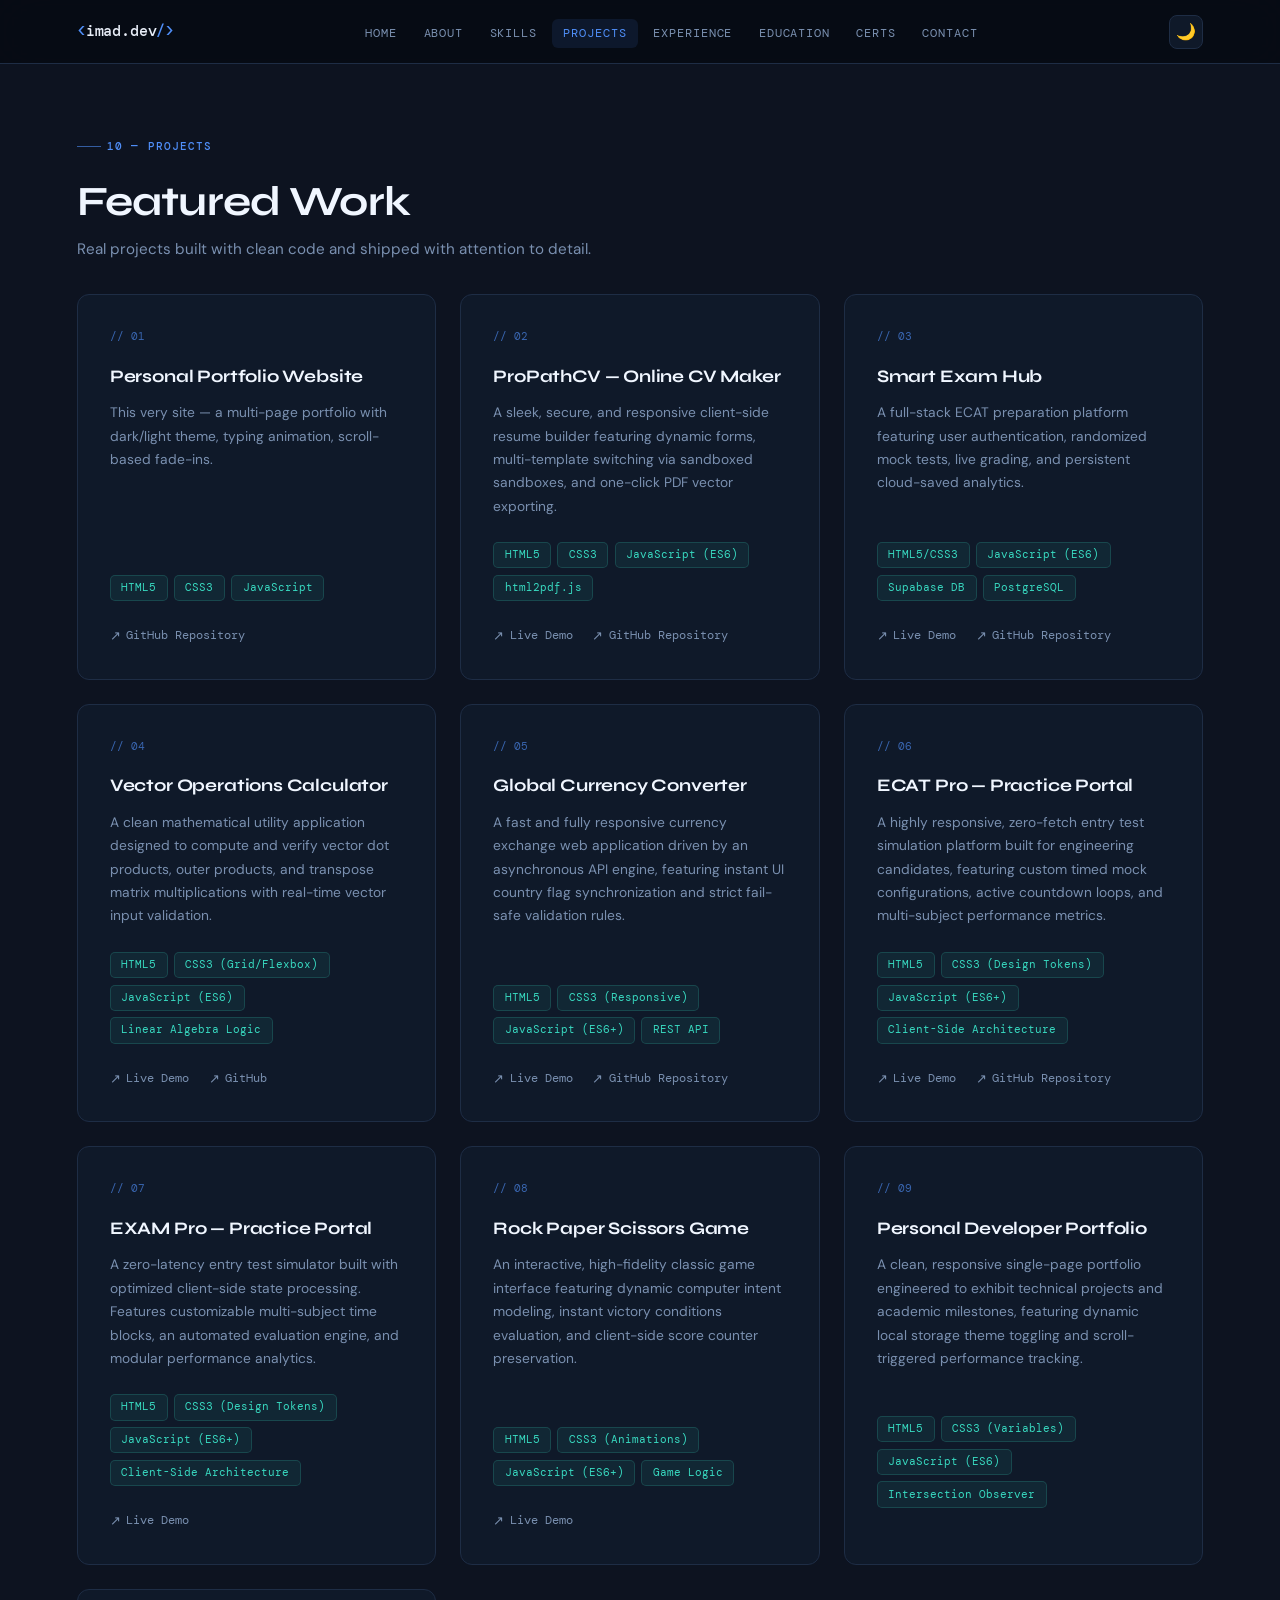
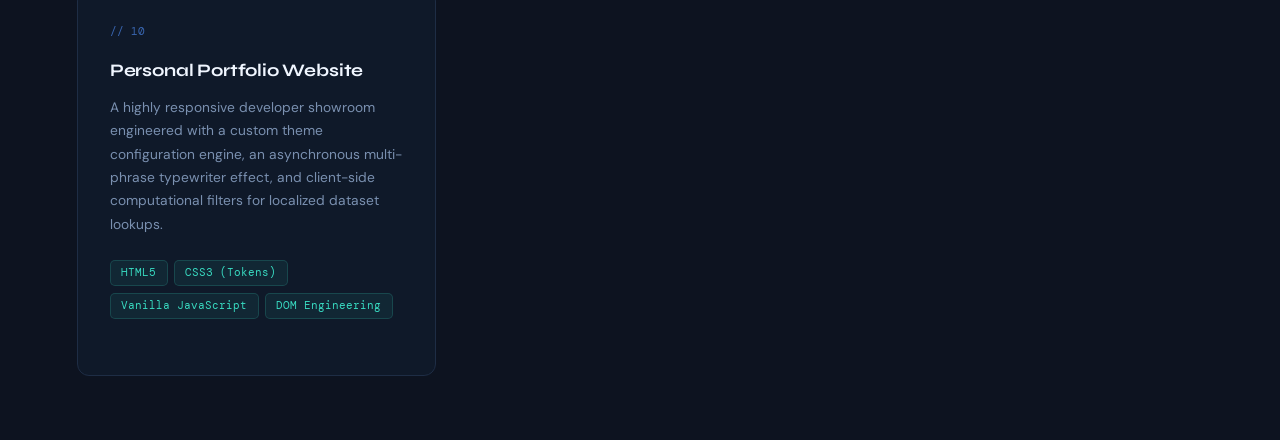
<file: projects.html>
<!DOCTYPE html>
<html lang="en">
<head>
<meta charset="UTF-8">
<meta name="viewport" content="width=device-width, initial-scale=1.0">
<title>Projects — Imad Khan</title>
<link rel="preconnect" href="https://fonts.googleapis.com">
<link rel="preconnect" href="https://fonts.gstatic.com" crossorigin>
<link href="https://fonts.googleapis.com/css2?family=Syne:wght@400;500;600;700;800&family=DM+Mono:wght@300;400;500&family=DM+Sans:ital,wght@0,300;0,400;0,500;0,600;1,300&display=swap" rel="stylesheet">
<link rel="stylesheet" href="portfolio.css">
</head>
<body>

<nav id="mainNav">
  <a href="index.html" class="logo">&lt;<span>imad.dev</span>/&gt;</a>
  <ul id="navMenu">
    <li><a href="index.html">Home</a></li>
    <li><a href="about.html">About</a></li>
    <li><a href="skills.html">Skills</a></li>
    <li><a href="projects.html" class="active">Projects</a></li>
    <li><a href="experience.html">Experience</a></li>
    <li><a href="education.html">Education</a></li>
    <li><a href="certifications.html">Certs</a></li>
    <li><a href="contact.html">Contact</a></li>
  </ul>
  <div class="nav-right">
    <button class="theme-switch" id="themeSwitch" onclick="toggleTheme()" aria-label="Toggle theme">🌙</button>
    <div class="hamburger" onclick="document.getElementById('navMenu').classList.toggle('open')">
      <span></span><span></span><span></span>
    </div>
  </div>
</nav>

<section id="projects">
  <div class="section-tag">10 — Projects</div>
  <h2 class="section-title">Featured Work</h2>
  <p class="section-sub">Real projects built with clean code and shipped with attention to detail.</p>

  <div class="projects-grid">

    <div class="project-card">
      <div class="project-num">// 01</div>
      <div class="project-title">Personal Portfolio Website</div>
      <div class="project-desc">This very site — a multi-page portfolio with dark/light theme, typing animation, scroll-based fade-ins.</div>
      <div class="project-stack">
        <span class="stack-tag">HTML5</span>
        <span class="stack-tag">CSS3</span>
        <span class="stack-tag">JavaScript</span>
      </div>
      <div class="project-links">
        <a href="https://github.com/Imad-Khan-Software/portfolio-website" target="_blank" rel="noopener">GitHub Repository</a>
      </div>
    </div>

   <div class="project-card">
  <div class="project-num">// 02</div>
  <div class="project-title">ProPathCV — Online CV Maker</div>
  <div class="project-desc">A sleek, secure, and responsive client-side resume builder featuring dynamic forms, multi-template switching via sandboxed sandboxes, and one-click PDF vector exporting.</div>
  <div class="project-stack">
    <span class="stack-tag">HTML5</span>
    <span class="stack-tag">CSS3</span>
    <span class="stack-tag">JavaScript (ES6)</span>
    <span class="stack-tag">html2pdf.js</span>
  </div>
  <div class="project-links">
    <a href="https://cv59.netlify.app" target="_blank" rel="noopener">Live Demo</a>
    <a href="https://github.com/Imad-Khan-Software/propathcv" target="_blank" rel="noopener">GitHub Repository</a>
  </div>
</div>

<div class="project-card">
  <div class="project-num">// 03</div>
  <div class="project-title">Smart Exam Hub</div>
  <div class="project-desc">A full-stack ECAT preparation platform featuring user authentication, randomized mock tests, live grading, and persistent cloud-saved analytics.</div>
  <div class="project-stack">
    <span class="stack-tag">HTML5/CSS3</span>
    <span class="stack-tag">JavaScript (ES6)</span>
    <span class="stack-tag">Supabase DB</span>
    <span class="stack-tag">PostgreSQL</span>
  </div>
  <div class="project-links">
    <a href="https://smart-exam-hub.netlify.app" target="_blank" rel="noopener">Live Demo</a>
    <a href="https://github.com/Imad-Khan-Software/professional-test-portal" target="_blank" rel="noopener">GitHub Repository</a>
  </div>
</div>

<div class="project-card">
  <div class="project-num">// 04</div>
  <div class="project-title">Vector Operations Calculator</div>
  <div class="project-desc">A clean mathematical utility application designed to compute and verify vector dot products, outer products, and transpose matrix multiplications with real-time vector input validation.</div>
  <div class="project-stack">
    <span class="stack-tag">HTML5</span>
    <span class="stack-tag">CSS3 (Grid/Flexbox)</span>
    <span class="stack-tag">JavaScript (ES6)</span>
    <span class="stack-tag">Linear Algebra Logic</span>
  </div>
  <div class="project-links">
    <a href="https://dotproduct06.netlify.app" target="_blank" rel="noopener">Live Demo</a>
    <a href="https://github.com/Imad-Khan-Software" target="_blank" rel="noopener">GitHub</a>
  </div>
</div>

<div class="project-card">
  <div class="project-num">// 05</div>
  <div class="project-title">Global Currency Converter</div>
  <div class="project-desc">A fast and fully responsive currency exchange web application driven by an asynchronous API engine, featuring instant UI country flag synchronization and strict fail-safe validation rules.</div>
  <div class="project-stack">
    <span class="stack-tag">HTML5</span>
    <span class="stack-tag">CSS3 (Responsive)</span>
    <span class="stack-tag">JavaScript (ES6+)</span>
    <span class="stack-tag">REST API</span>
  </div>
  <div class="project-links">
    <a href="https://global-currency-converter-06.netlify.app" target="_blank" rel="noopener">Live Demo</a>
    <a href="https://github.com/Imad-Khan-Software/currency-converter" target="_blank" rel="noopener">GitHub Repository</a>
  </div>
</div>

<div class="project-card">
  <div class="project-num">// 06</div>
  <div class="project-title">ECAT Pro — Practice Portal</div>
  <div class="project-desc">A highly responsive, zero-fetch entry test simulation platform built for engineering candidates, featuring custom timed mock configurations, active countdown loops, and multi-subject performance metrics.</div>
  <div class="project-stack">
    <span class="stack-tag">HTML5</span>
    <span class="stack-tag">CSS3 (Design Tokens)</span>
    <span class="stack-tag">JavaScript (ES6+)</span>
    <span class="stack-tag">Client-Side Architecture</span>
  </div>
  <div class="project-links">
    <a href="https://ecattestpreparation.netlify.app" target="_blank" rel="noopener">Live Demo</a>
    <a href="https://github.com/Imad-Khan-Software/ecat-practice-portal" target="_blank" rel="noopener">GitHub Repository</a>
  </div>
</div>

<div class="project-card">
  <div class="project-num">// 07</div>
  <div class="project-title">EXAM Pro — Practice Portal</div>
<div class="project-desc">A zero-latency entry test simulator built with optimized client-side state processing. Features customizable multi-subject time blocks, an automated evaluation engine, and modular performance analytics.</div>
  <div class="project-stack">
    <span class="stack-tag">HTML5</span>
    <span class="stack-tag">CSS3 (Design Tokens)</span>
    <span class="stack-tag">JavaScript (ES6+)</span>
    <span class="stack-tag">Client-Side Architecture</span>
  </div>
  <div class="project-links">
    <a href="https://ecattest2026.netlify.app" target="_blank" rel="noopener">Live Demo</a>
  </div>
</div>

<div class="project-card">
  <div class="project-num">// 08</div>
  <div class="project-title">Rock Paper Scissors Game</div>
  <div class="project-desc">An interactive, high-fidelity classic game interface featuring dynamic computer intent modeling, instant victory conditions evaluation, and client-side score counter preservation.</div>
  <div class="project-stack">
    <span class="stack-tag">HTML5</span>
    <span class="stack-tag">CSS3 (Animations)</span>
    <span class="stack-tag">JavaScript (ES6+)</span>
    <span class="stack-tag">Game Logic</span>
  </div>
  <div class="project-links">
    <a href="https://rock-paper-scissor-imad.netlify.app" target="_blank" rel="noopener">Live Demo</a>
  </div>
</div>

<div class="project-card">
  <div class="project-num">// 09</div>
  <div class="project-title">Personal Developer Portfolio</div>
  <div class="project-desc">A clean, responsive single-page portfolio engineered to exhibit technical projects and academic milestones, featuring dynamic local storage theme toggling and scroll-triggered performance tracking.</div>
  <div class="project-stack">
    <span class="stack-tag">HTML5</span>
    <span class="stack-tag">CSS3 (Variables)</span>
    <span class="stack-tag">JavaScript (ES6)</span>
    <span class="stack-tag">Intersection Observer</span>
  </div>
</div>

<div class="project-card">
  <div class="project-num">// 10</div>
  <div class="project-title">Personal Portfolio Website</div>
  <div class="project-desc">A highly responsive developer showroom engineered with a custom theme configuration engine, an asynchronous multi-phrase typewriter effect, and client-side computational filters for localized dataset lookups.</div>
  <div class="project-stack">
    <span class="stack-tag">HTML5</span>
    <span class="stack-tag">CSS3 (Tokens)</span>
    <span class="stack-tag">Vanilla JavaScript</span>
    <span class="stack-tag">DOM Engineering</span>
  </div>
</div>


  </div>
</section>

<script src="portfolio.js" defer></script>
</body>
</html>
</file>
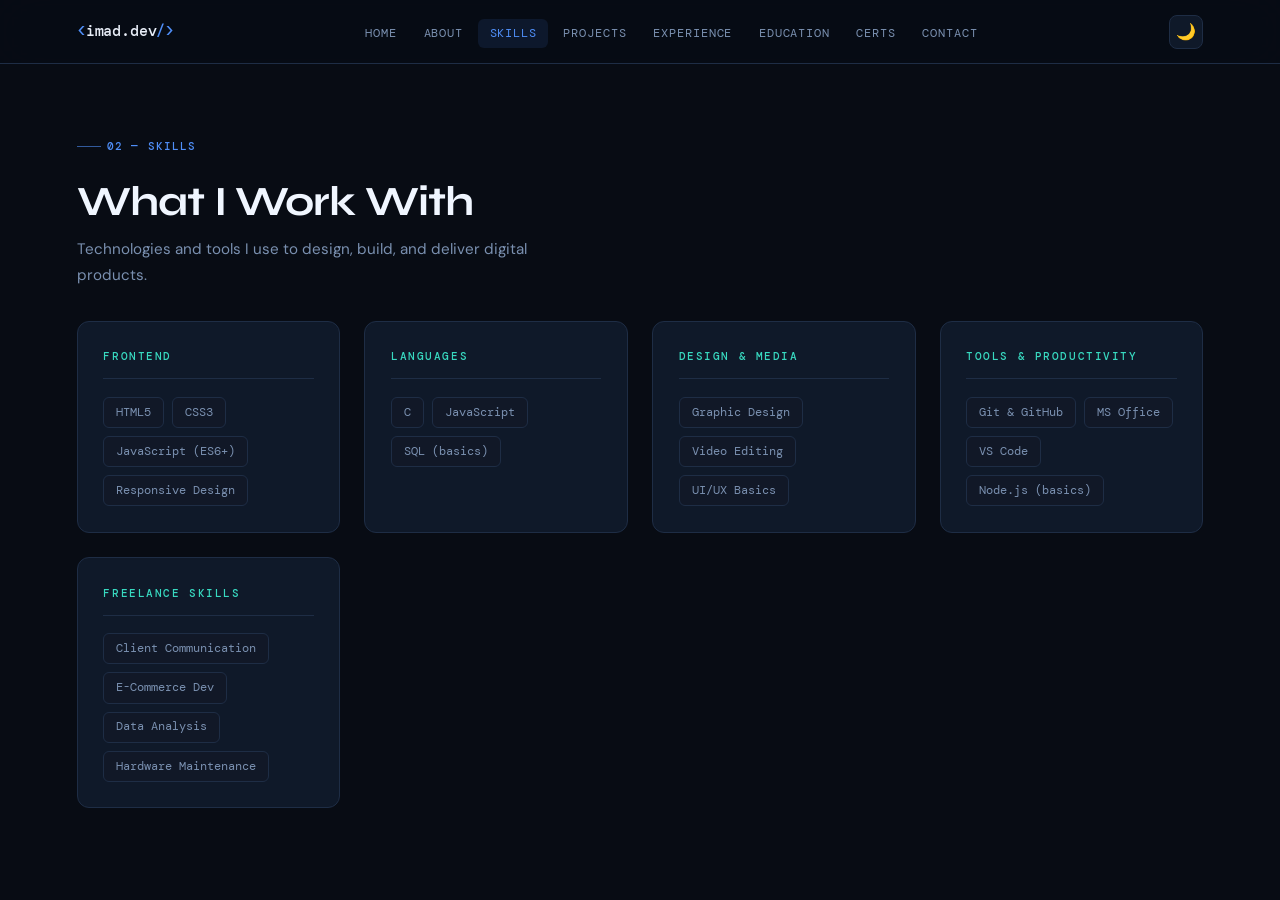
<file: skills.html>
<!DOCTYPE html>
<html lang="en">
<head>
<meta charset="UTF-8">
<meta name="viewport" content="width=device-width, initial-scale=1.0">
<title>Skills — Imad Khan</title>
<link rel="preconnect" href="https://fonts.googleapis.com">
<link rel="preconnect" href="https://fonts.gstatic.com" crossorigin>
<link href="https://fonts.googleapis.com/css2?family=Syne:wght@400;500;600;700;800&family=DM+Mono:wght@300;400;500&family=DM+Sans:ital,wght@0,300;0,400;0,500;0,600;1,300&display=swap" rel="stylesheet">
<link rel="stylesheet" href="portfolio.css">
</head>
<body>

<nav id="mainNav">
  <a href="index.html" class="logo">&lt;<span>imad.dev</span>/&gt;</a>
  <ul id="navMenu">
    <li><a href="index.html">Home</a></li>
    <li><a href="about.html">About</a></li>
    <li><a href="skills.html" class="active">Skills</a></li>
    <li><a href="projects.html">Projects</a></li>
    <li><a href="experience.html">Experience</a></li>
    <li><a href="education.html">Education</a></li>
    <li><a href="certifications.html">Certs</a></li>
    <li><a href="contact.html">Contact</a></li>
  </ul>
  <div class="nav-right">
    <button class="theme-switch" id="themeSwitch" onclick="toggleTheme()" aria-label="Toggle theme">🌙</button>
    <div class="hamburger" onclick="document.getElementById('navMenu').classList.toggle('open')">
      <span></span><span></span><span></span>
    </div>
  </div>
</nav>

<section id="skills">
  <div class="section-tag">02 — Skills</div>
  <h2 class="section-title">What I Work With</h2>
  <p class="section-sub">Technologies and tools I use to design, build, and deliver digital products.</p>

  <div class="skills-grid">
    <div class="skill-category">
      <div class="skill-cat-title">Frontend</div>
      <div class="skill-tags">
        <span class="skill-tag">HTML5</span>
        <span class="skill-tag">CSS3</span>
        <span class="skill-tag">JavaScript (ES6+)</span>
        <span class="skill-tag">Responsive Design</span>
      </div>
    </div>

    <div class="skill-category">
      <div class="skill-cat-title">Languages</div>
      <div class="skill-tags">
        <span class="skill-tag">C</span>
        <span class="skill-tag">JavaScript</span>
        <span class="skill-tag">SQL (basics)</span>
      </div>
    </div>

    <div class="skill-category">
      <div class="skill-cat-title">Design & Media</div>
      <div class="skill-tags">
        <span class="skill-tag">Graphic Design</span>
        <span class="skill-tag">Video Editing</span>
        <span class="skill-tag">UI/UX Basics</span>
      </div>
    </div>

    <div class="skill-category">
      <div class="skill-cat-title">Tools & Productivity</div>
      <div class="skill-tags">
        <span class="skill-tag">Git &amp; GitHub</span>
        <span class="skill-tag">MS Office</span>
        <span class="skill-tag">VS Code</span>
        <span class="skill-tag">Node.js (basics)</span>
      </div>
    </div>

    <div class="skill-category">
      <div class="skill-cat-title">Freelance Skills</div>
      <div class="skill-tags">
        <span class="skill-tag">Client Communication</span>
        <span class="skill-tag">E-Commerce Dev</span>
        <span class="skill-tag">Data Analysis</span>
        <span class="skill-tag">Hardware Maintenance</span>
      </div>
    </div>
  </div>
</section>

<script src="portfolio.js" defer></script>
</body>
</html>
</file>
<file: portfolio.css>
/* =============================================
   IMAD KHAN — PORTFOLIO CSS  (Professional v2)
   ============================================= */

@import url('https://fonts.googleapis.com/css2?family=Syne:wght@400;500;600;700;800&family=DM+Mono:wght@300;400;500&family=DM+Sans:ital,wght@0,300;0,400;0,500;0,600;1,300&display=swap');

/* ── DESIGN TOKENS ── */
:root {
  --bg:       #080c14;
  --bg2:      #0d1320;
  --bg3:      #111827;
  --card:     #0f1929;
  --border:   #1e2d45;
  --border2:  #253553;
  --accent:   #4f8ef7;
  --accent2:  #38d9c0;
  --accent3:  #e879a0;
  --glow:     rgba(79,142,247,0.18);
  --glow2:    rgba(56,217,192,0.12);
  --text:     #e8eef8;
  --muted:    #7a90b0;
  --white:    #f0f6ff;
  --mono:     'DM Mono', monospace;
  --sans:     'DM Sans', sans-serif;
  --display:  'Syne', sans-serif;
  --nav-h:    64px;
  --radius:   12px;
  --section-pad: 4rem 6%;
}

[data-theme="light"] {
  --bg:       #f5f7fc;
  --bg2:      #edf0f8;
  --bg3:      #e3e8f4;
  --card:     #ffffff;
  --border:   #d0d9ee;
  --border2:  #b8c5df;
  --accent:   #2563eb;
  --accent2:  #0d9488;
  --accent3:  #db2777;
  --glow:     rgba(37,99,235,0.10);
  --glow2:    rgba(13,148,136,0.08);
  --text:     #0f172a;
  --muted:    #4a5568;
  --white:    #0f172a;
  --nav-bg:   rgba(245,247,252,0.96);
}

/* ── RESET ── */
*, *::before, *::after { margin:0; padding:0; box-sizing:border-box; }
html { scroll-behavior: smooth; font-size: 16px; }
body {
  font-family: var(--sans);
  background: var(--bg);
  color: var(--text);
  line-height: 1.7;
  overflow-x: hidden;
  -webkit-font-smoothing: antialiased;
}

/* ── SCROLLBAR ── */
::-webkit-scrollbar { width: 3px; }
::-webkit-scrollbar-track { background: var(--bg); }
::-webkit-scrollbar-thumb { background: var(--accent); border-radius: 2px; }

/* ── SELECTION ── */
::selection { background: rgba(79,142,247,0.25); color: var(--white); }

/* ─────────────────────────────────────
   NAV
───────────────────────────────────── */
nav {
  position: sticky; top: 0; z-index: 200;
  height: var(--nav-h);
  display: flex; align-items: center; justify-content: space-between;
  padding: 0 6%;
  background: rgba(8,12,20,0.85);
  backdrop-filter: blur(24px) saturate(180%);
  -webkit-backdrop-filter: blur(24px) saturate(180%);
  border-bottom: 1px solid var(--border);
  transition: transform 0.35s ease, background 0.35s ease;
}
[data-theme="light"] nav { background: rgba(245,247,252,0.92); }

.logo {
  font-family: var(--mono);
  font-size: 0.95rem; font-weight: 500;
  color: var(--accent); text-decoration: none;
  letter-spacing: -0.01em;
  transition: opacity 0.2s;
}
.logo:hover { opacity: 0.8; }
.logo span { color: var(--text); }

nav ul { display: flex; gap: 0.25rem; list-style: none; }
nav ul a {
  font-family: var(--mono);
  font-size: 0.72rem; font-weight: 400;
  color: var(--muted); text-decoration: none;
  letter-spacing: 0.08em; text-transform: uppercase;
  padding: 0.45rem 0.7rem; border-radius: 6px;
  transition: color 0.2s, background 0.2s;
  position: relative;
}
nav ul a:hover { color: var(--text); background: rgba(79,142,247,0.07); }
nav ul a.active { color: var(--accent); background: rgba(79,142,247,0.1); }

.nav-right { display: flex; align-items: center; gap: 0.75rem; }

.theme-switch {
  background: var(--card); border: 1px solid var(--border);
  border-radius: 8px; width: 34px; height: 34px;
  cursor: pointer; font-size: 1rem;
  display: flex; align-items: center; justify-content: center;
  transition: border-color 0.2s, transform 0.2s;
}
.theme-switch:hover { border-color: var(--accent); transform: scale(1.08); }

.hamburger { display: none; flex-direction: column; gap: 5px; cursor: pointer; padding: 6px; }
.hamburger span { display: block; width: 20px; height: 1.5px; background: var(--text); border-radius: 2px; transition: all 0.3s; }

/* ─────────────────────────────────────
   SECTIONS — shared
───────────────────────────────────── */
section {
  padding: var(--section-pad);
  position: relative;
}
/* Pages without a hero: first section gets extra top padding to clear nav */
body > section:first-of-type {
  padding-top: calc(var(--nav-h));
}
/* Hero already handles its own top padding — reset the above for it */
section.hero {
  padding-top: calc(var(--nav-h));
}
section:nth-child(even) { background: var(--bg2); }

.section-tag {
  font-family: var(--mono);
  font-size: 0.68rem; font-weight: 500;
  color: var(--accent); letter-spacing: 0.1em; text-transform: uppercase;
  margin-bottom: 1.4rem;
  display: inline-flex; align-items: center; gap: 0.4rem;
}
.section-tag::before {
  content: '';
  display: inline-block; width: 24px; height: 1px;
  background: var(--accent); opacity: 0.6;
}

.section-title {
  font-family: var(--display);
  font-size: clamp(1.8rem, 3.5vw, 2.6rem);
  font-weight: 700; color: var(--white);
  margin-bottom: 0.6rem; line-height: 1.15;
  letter-spacing: -0.02em;
}
.section-sub {
  font-size: 0.95rem; color: var(--muted);
  max-width: 520px; margin-bottom: 2rem;
  line-height: 1.75;
}

.divider {
  height: 1px; background: var(--border);
  margin: 0 6%; opacity: 0.5;
}

/* ─────────────────────────────────────
   HERO
───────────────────────────────────── */
.hero {
  min-height: 100vh;
  display: flex; flex-direction: column; justify-content: center;
  padding: calc(var(--nav-h) + 4rem) 6% 5rem;
  position: relative; overflow: hidden;
  background: var(--bg);
}

/* Ambient glow layers */
.hero::before {
  content: '';
  position: absolute; top: -160px; right: -120px;
  width: 700px; height: 700px;
  background: radial-gradient(ellipse, rgba(79,142,247,0.07) 0%, transparent 65%);
  pointer-events: none;
}
.hero::after {
  content: '';
  position: absolute; bottom: 0; left: -100px;
  width: 500px; height: 500px;
  background: radial-gradient(ellipse, rgba(56,217,192,0.05) 0%, transparent 65%);
  pointer-events: none;
}

/* Subtle grid lines */
.hero-grid-bg {
  position: absolute; inset: 0; pointer-events: none; overflow: hidden; z-index: 0;
}
.hero-grid-bg::before {
  content: '';
  position: absolute; inset: 0;
  background-image:
    linear-gradient(rgba(79,142,247,0.025) 1px, transparent 1px),
    linear-gradient(90deg, rgba(79,142,247,0.025) 1px, transparent 1px);
  background-size: 60px 60px;
}

.hero-content { position: relative; z-index: 1; }

.hero-badge {
  font-family: var(--mono);
  font-size: 0.7rem; color: var(--accent2);
  letter-spacing: 0.18em; text-transform: uppercase;
  margin-bottom: 2rem;
  padding: 0.5rem 1.1rem;
  border-radius: 999px;
  background: rgba(56,217,192,0.06);
  border: 1px solid rgba(56,217,192,0.2);
  display: inline-flex; align-items: center; gap: 0.75rem;
}
.hero-badge::before {
  content: '';
  display: inline-block; width: 6px; height: 6px;
  border-radius: 50%; background: var(--accent2);
  animation: pulse-dot 2s ease-in-out infinite;
}
@keyframes pulse-dot {
  0%,100% { opacity: 1; transform: scale(1); }
  50%      { opacity: 0.5; transform: scale(0.8); }
}

.hero h1 {
  font-family: var(--display);
  font-size: clamp(3rem, 8vw, 6rem);
  font-weight: 800; line-height: 1.0;
  color: var(--white);
  margin-bottom: 1rem;
  letter-spacing: -0.03em;
}
.hero h1 .highlight {
  background: linear-gradient(125deg, var(--accent) 0%, var(--accent2) 100%);
  -webkit-background-clip: text; -webkit-text-fill-color: transparent;
  background-clip: text;
}

.hero-sub {
  font-family: var(--mono);
  font-size: 0.85rem; color: var(--accent);
  letter-spacing: 0.06em; text-transform: uppercase;
  min-height: 1.4em;
  margin-bottom: 1rem;
  display: flex; align-items: center; gap: 0.6rem;
}
.hero-sub::before { content: '//'; color: var(--muted); opacity: 0.5; }

.hero-desc {
  font-size: 1.05rem; color: var(--muted);
  max-width: 520px; margin-bottom: 2rem;
  line-height: 1.8; font-weight: 300;
}

.hero-btns { display: flex; gap: 0.9rem; flex-wrap: wrap; margin-bottom: 5rem; }

.btn {
  padding: 0.85rem 1.9rem; border-radius: 8px;
  font-family: var(--mono); font-size: 0.82rem;
  text-decoration: none; letter-spacing: 0.07em;
  transition: transform 0.22s ease, box-shadow 0.22s ease, background 0.22s ease;
  cursor: pointer; border: none;
  display: inline-flex; align-items: center; gap: 0.6rem;
  font-weight: 500;
}
.btn-primary {
  background: var(--accent);
  color: #fff;
  box-shadow: 0 8px 28px rgba(79,142,247,0.25);
}
.btn-primary:hover {
  transform: translateY(-2px);
  box-shadow: 0 14px 36px rgba(79,142,247,0.35);
  background: #6ba0ff;
}
.btn-outline {
  background: transparent;
  color: var(--text);
  border: 1px solid var(--border2);
}
.btn-outline:hover {
  border-color: var(--accent);
  color: var(--accent);
  transform: translateY(-2px);
  background: rgba(79,142,247,0.06);
}


.hero-stats {
  display: flex; gap: 2.5rem; flex-wrap: wrap;
  padding-top: 2.5rem;
  border-top: 1px solid var(--border);
}
.hero-stat-num {
  font-family: var(--display);
  font-size: 1.7rem; font-weight: 800; color: var(--white);
  letter-spacing: -0.03em;
}
.hero-stat-num span { color: var(--accent); }
.hero-stat-label {
  font-family: var(--mono);
  font-size: 0.68rem; color: var(--muted);
  text-transform: uppercase; letter-spacing: 0.1em;
  margin-top: 0.2rem;
}

/* ─────────────────────────────────────
   ABOUT
───────────────────────────────────── */
#about { background: var(--bg2); }
.about-grid {
  display: grid; grid-template-columns: 260px 1fr;
  gap: 4rem; align-items: start;
}
.about-img {
  aspect-ratio: 1/1; background: var(--card);
  border: 1px solid var(--border);
  border-radius: var(--radius);
  display: flex; flex-direction: column;
  align-items: center; justify-content: center;
  font-size: 3.5rem; gap: 0.75rem;
  position: relative; overflow: hidden;
}
.about-img::before {
  content: '';
  position: absolute; inset: 0;
  background: linear-gradient(135deg, rgba(79,142,247,0.05), rgba(56,217,192,0.05));
}
.img-label {
  font-family: var(--mono); font-size: 0.65rem;
  color: var(--muted); letter-spacing: 0.1em; text-transform: uppercase;
  position: relative; z-index: 1;
}

.about-content h2 {
  font-family: var(--display);
  font-size: 1.6rem; font-weight: 700; color: var(--white);
  margin-bottom: 1.2rem; letter-spacing: -0.02em;
}
.about-content p {
  color: var(--muted); font-size: 0.92rem;
  margin-bottom: 0.9rem; line-height: 1.8;
}
.about-content p strong { color: var(--text); font-weight: 600; }

.about-stats {
  display: grid; grid-template-columns: repeat(4, 1fr);
  gap: 1rem; margin-top: 2rem;
}
.stat-box {
  background: var(--card); border: 1px solid var(--border);
  border-radius: var(--radius); padding: 1.2rem;
  text-align: center; transition: border-color 0.2s;
}
.stat-box:hover { border-color: var(--accent); }
.stat-box .num {
  font-family: var(--display);
  font-size: 1.5rem; font-weight: 800; color: var(--accent);
  letter-spacing: -0.02em;
}
.stat-box .label {
  font-family: var(--mono);
  font-size: 0.65rem; color: var(--muted);
  text-transform: uppercase; letter-spacing: 0.08em;
  margin-top: 0.3rem;
}

/* ─────────────────────────────────────
   SKILLS
───────────────────────────────────── */
#skills { background: var(--bg); }
.skills-grid {
  display: grid; grid-template-columns: repeat(auto-fit, minmax(220px, 1fr));
  gap: 1.5rem;
}
.skill-category {
  background: var(--card); border: 1px solid var(--border);
  border-radius: var(--radius); padding: 1.6rem;
  transition: border-color 0.25s, transform 0.25s;
}
.skill-category:hover { border-color: var(--border2); transform: translateY(-3px); }
.skill-cat-title {
  font-family: var(--mono);
  font-size: 0.7rem; font-weight: 500;
  color: var(--accent2); text-transform: uppercase;
  letter-spacing: 0.14em; margin-bottom: 1.1rem;
  padding-bottom: 0.75rem; border-bottom: 1px solid var(--border);
}
.skill-tags { display: flex; flex-wrap: wrap; gap: 0.5rem; }
.skill-tag {
  font-family: var(--mono);
  font-size: 0.72rem; color: var(--muted);
  background: var(--bg3); border: 1px solid var(--border);
  padding: 0.3rem 0.75rem; border-radius: 6px;
  transition: color 0.2s, border-color 0.2s, background 0.2s;
  cursor: default;
}
.skill-tag:hover { color: var(--text); border-color: var(--border2); background: var(--bg2); }

/* ─────────────────────────────────────
   PROJECTS
───────────────────────────────────── */
#projects { background: var(--bg2); }
.projects-grid {
  display: grid; grid-template-columns: repeat(auto-fit, minmax(300px, 1fr));
  gap: 1.5rem;
}
.project-card {
  background: var(--card); border: 1px solid var(--border);
  border-radius: var(--radius); padding: 2rem;
  transition: border-color 0.25s, transform 0.25s, box-shadow 0.25s;
  position: relative; overflow: hidden;
  display: flex; flex-direction: column;
}
.project-card::after {
  content: '';
  position: absolute; top: 0; left: 0; right: 0;
  height: 2px;
  background: linear-gradient(90deg, var(--accent), var(--accent2));
  transform: scaleX(0); transform-origin: left;
  transition: transform 0.3s ease;
}
.project-card:hover {
  border-color: var(--border2); transform: translateY(-5px);
  box-shadow: 0 20px 50px rgba(0,0,0,0.25);
}
.project-card:hover::after { transform: scaleX(1); }

.project-num {
  font-family: var(--mono); font-size: 0.68rem;
  color: var(--accent); margin-bottom: 1rem; opacity: 0.65;
}
.project-title {
  font-family: var(--display);
  font-size: 1.1rem; font-weight: 700; color: var(--white);
  margin-bottom: 0.6rem; letter-spacing: -0.01em;
}
.project-desc { color: var(--muted); font-size: 0.86rem; margin-bottom: 1.5rem; line-height: 1.7; flex: 1; }
.project-stack { display: flex; flex-wrap: wrap; gap: 0.4rem; margin-bottom: 1.5rem; }
.stack-tag {
  font-family: var(--mono); font-size: 0.66rem;
  color: var(--accent2); background: rgba(56,217,192,0.07);
  border: 1px solid rgba(56,217,192,0.18);
  padding: 0.2rem 0.65rem; border-radius: 5px;
}
.project-links { display: flex; gap: 1.2rem; }
.project-links a {
  font-family: var(--mono); font-size: 0.72rem;
  color: var(--muted); text-decoration: none;
  display: flex; align-items: center; gap: 0.35rem;
  transition: color 0.2s;
}
.project-links a:hover { color: var(--accent); }
.project-links a::before { content: '↗'; font-size: 0.8rem; }

/* ─────────────────────────────────────
   EXPERIENCE
───────────────────────────────────── */
#experience { background: var(--bg); }
.timeline { position: relative; padding-left: 1.5rem; max-width: 720px; }
.timeline::before {
  content: ''; position: absolute; left: 0; top: 8px; bottom: 0;
  width: 1px; background: var(--border);
}
.timeline-item {
  position: relative; margin-bottom: 3rem; padding-left: 2rem;
}
.timeline-item::before {
  content: '';
  position: absolute; left: -2rem; top: 5px;
  width: 7px; height: 7px; border-radius: 50%;
  background: var(--accent); border: 2px solid var(--bg);
  box-shadow: 0 0 0 3px rgba(79,142,247,0.2);
}
.exp-period {
  font-family: var(--mono); font-size: 0.68rem;
  color: var(--accent2); letter-spacing: 0.1em; margin-bottom: 0.4rem;
}
.exp-title {
  font-family: var(--display);
  font-size: 1.05rem; font-weight: 700; color: var(--white);
  margin-bottom: 0.2rem; transition: color 0.2s; letter-spacing: -0.01em;
}
.timeline-item:hover .exp-title { color: var(--accent); }
.exp-company { font-size: 0.83rem; color: var(--muted); margin-bottom: 0.75rem; }
.exp-desc { color: var(--muted); font-size: 0.86rem; line-height: 1.75; }

/* ─────────────────────────────────────
   EDUCATION
───────────────────────────────────── */
#education { background: var(--bg2); }
.edu-grid {
  display: grid; grid-template-columns: repeat(auto-fit, minmax(260px, 1fr));
  gap: 1.25rem;
}
.edu-card {
  background: var(--card); border: 1px solid var(--border);
  border-radius: var(--radius); padding: 1.6rem;
  transition: border-color 0.2s, transform 0.2s;
}
.edu-card:hover { border-color: var(--accent2); transform: translateY(-3px); }
.edu-year {
  font-family: var(--mono); font-size: 0.68rem;
  color: var(--accent2); margin-bottom: 0.75rem; letter-spacing: 0.08em;
}
.edu-degree {
  font-family: var(--display);
  font-size: 1rem; font-weight: 700; color: var(--white);
  margin-bottom: 0.3rem; letter-spacing: -0.01em;
}
.edu-school { font-size: 0.83rem; color: var(--muted); }

/* ─────────────────────────────────────
   CONTACT
───────────────────────────────────── */
#contact { background: var(--bg); }
.contact-inner {
  display: grid; grid-template-columns: 1fr 1.3fr;
  gap: 4rem; align-items: start; max-width: 960px;
}
.contact-info h3 {
  font-family: var(--display);
  font-size: 1.2rem; font-weight: 700; color: var(--white);
  margin-bottom: 0.75rem; letter-spacing: -0.01em;
}
.contact-info > p { color: var(--muted); font-size: 0.9rem; margin-bottom: 2rem; line-height: 1.8; }
.contact-links { display: flex; flex-direction: column; gap: 0.75rem; }
.contact-link {
  display: flex; align-items: center; gap: 0.9rem;
  color: var(--muted); text-decoration: none;
  font-family: var(--mono); font-size: 0.82rem;
  padding: 0.6rem 0.9rem; border-radius: 8px;
  border: 1px solid transparent;
  transition: color 0.2s, border-color 0.2s, background 0.2s;
}
.contact-link:hover {
  color: var(--text); border-color: var(--border);
  background: var(--card);
}
.contact-link .icon {
  width: 34px; height: 34px; border-radius: 7px;
  background: var(--card); border: 1px solid var(--border);
  display: flex; align-items: center; justify-content: center;
  font-size: 0.8rem; flex-shrink: 0;
  font-family: var(--mono);
}

.contact-form { display: flex; flex-direction: column; gap: 1.1rem; }
.form-group { display: flex; flex-direction: column; gap: 0.4rem; }
.form-group label {
  font-family: var(--mono); font-size: 0.67rem;
  color: var(--muted); letter-spacing: 0.12em; text-transform: uppercase;
}
.form-group input, .form-group textarea {
  background: var(--card); border: 1px solid var(--border);
  border-radius: 8px; padding: 0.8rem 1rem;
  color: var(--text); font-family: var(--sans); font-size: 0.9rem;
  outline: none; transition: border-color 0.2s, box-shadow 0.2s;
  resize: none; width: 100%;
}
.form-group input:focus, .form-group textarea:focus {
  border-color: var(--accent);
  box-shadow: 0 0 0 3px rgba(79,142,247,0.12);
}
.form-group input::placeholder, .form-group textarea::placeholder { color: var(--muted); opacity: 0.7; }
.form-message {
  font-size: 0.85rem; min-height: 1.2em;
  padding: 0.5rem 0;
}
.contact-form .btn { align-self: flex-start; margin-top: 0.3rem; }

footer{
  display: flex; justify-content: center; align-items: center;
  text-align: center; padding: 2rem 6%;
  font-size: 0.82rem; color: var(--muted);
}

/* ─────────────────────────────────────
   ANIMATIONS
───────────────────────────────────── */
@keyframes fadeUp {
  from { opacity: 0; transform: translateY(28px); }
  to   { opacity: 1; transform: translateY(0); }
}
@keyframes fadeIn {
  from { opacity: 0; transform: translateY(20px); }
  to   { opacity: 1; transform: translateY(0); }
}

.hero-badge  { animation: fadeUp 0.5s 0.05s ease both; }
.hero h1     { animation: fadeUp 0.55s 0.15s ease both; }
.hero-sub    { animation: fadeUp 0.55s 0.22s ease both; }
.hero-desc   { animation: fadeUp 0.55s 0.28s ease both; }
.hero-btns   { animation: fadeUp 0.55s 0.35s ease both; }
.hero-stats  { animation: fadeUp 0.55s 0.45s ease both; }

.fade-in { animation: fadeIn 0.7s ease-out both; }

/* ─────────────────────────────────────
   RESPONSIVE
───────────────────────────────────── */
@media (max-width: 900px) {
  .about-grid { grid-template-columns: 1fr; }
  .about-img { max-width: 200px; aspect-ratio: 1/1; }
  .about-stats { grid-template-columns: repeat(2, 1fr); }
  .contact-inner { grid-template-columns: 1fr; gap: 2.5rem; }
}

@media (max-width: 768px) {
  :root { --section-pad: 3rem 5%; }
  nav ul {
    display: none; flex-direction: column;
    position: absolute; top: var(--nav-h); left: 0; right: 0;
    background: rgba(8,12,20,0.97);
    backdrop-filter: blur(24px);
    border-bottom: 1px solid var(--border);
    padding: 1.5rem 5%; gap: 0.25rem;
    box-shadow: 0 8px 30px rgba(0,0,0,0.4);
  }
  [data-theme="light"] nav ul { background: rgba(245,247,252,0.97); }
  nav ul.open { display: flex; }
  nav ul a { font-size: 0.9rem; padding: 0.65rem 0.5rem; }
  .hamburger { display: flex; }
  .hero { padding-top: calc(var(--nav-h) + 3rem); }
  .hero-btns { flex-direction: column; align-items: flex-start; }
  .btn { width: fit-content; }
  .hero-stats { gap: 1.5rem; }
}

@media (max-width: 480px) {
  :root { --section-pad: 2.5rem 4%; }
  .hero h1 { font-size: clamp(2.4rem, 11vw, 3.5rem); }
  .about-stats { grid-template-columns: repeat(2, 1fr); }
  .section-title { font-size: 1.6rem; }
  .skills-grid { grid-template-columns: 1fr; }
}
</file>
